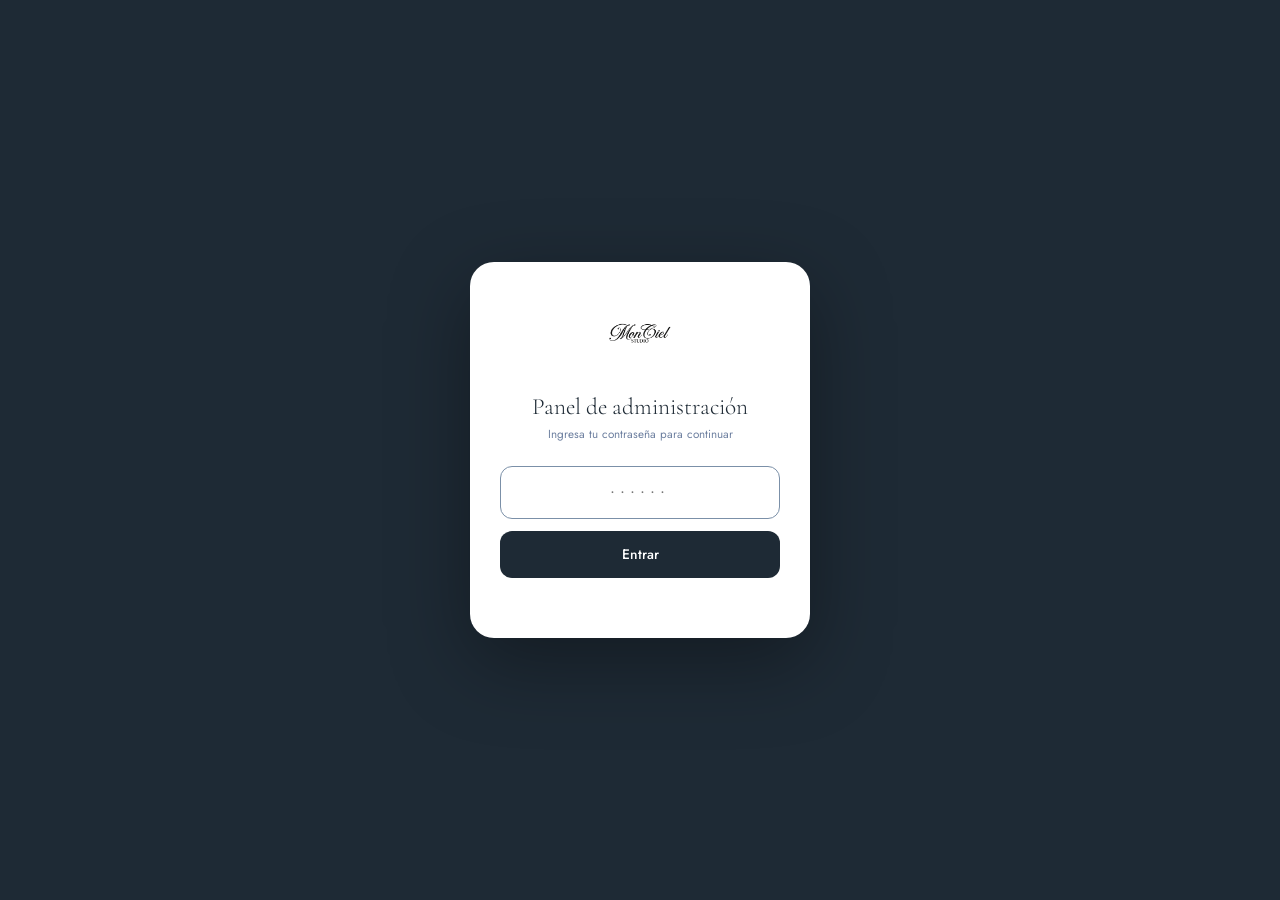
<file: admin.html>
<!DOCTYPE html>
<html lang="es">
<head>
  <meta charset="UTF-8">
  <meta name="viewport" content="width=device-width, initial-scale=1.0">
  <title>Dashboard — Mon Ciel Studio</title>
  <link rel="preconnect" href="https://fonts.googleapis.com">
  <link rel="preconnect" href="https://fonts.gstatic.com" crossorigin>
  <link href="https://fonts.googleapis.com/css2?family=Cormorant+Garamond:ital,wght@0,300;0,400;0,500;1,300;1,400&family=Jost:wght@300;400;500;600&display=swap" rel="stylesheet">
  <style>
    *, *::before, *::after { box-sizing: border-box; margin: 0; padding: 0; }
    :root {
      --polar: #E8EDF4; --sand: #A8BAC8; --cambridge: #7B90A8;
      --blue: #5A7492; --dark: #1E2A35; --gold: #C9943A;
      --white: #fff; --off: #F3F6F9; --text: #2A3542; --muted: #6E80A0;
      --green: #27AE60; --red: #E74C3C; --orange: #E67E22;
    }
    html { font-size: 15px; }
    body { font-family: 'Jost', sans-serif; background: var(--off); color: var(--text);
      -webkit-font-smoothing: antialiased; min-height: 100dvh; }


    /* ── LAYOUT ── */
    .app { display: none; }
    .app.visible { display: flex; min-height: 100dvh; }

    /* SIDEBAR */
    .sidebar { width: 220px; flex-shrink: 0; background: var(--dark);
      display: flex; flex-direction: column; padding: 1.25rem 0; }
    @media(max-width:768px){ .sidebar { display: none; } }
    .sb-logo { padding: .75rem 1.25rem .75rem; border-bottom: 1px solid rgba(255,255,255,.07); text-align: center; }
    .sb-logo img { height: 108px; width: auto; max-width: 100%; object-fit: contain; filter: invert(1); display: inline-block; }
    .sb-user { padding: 1rem 1.25rem; border-bottom: 1px solid rgba(255,255,255,.07); }
    .sb-user-av { width: 32px; height: 32px; border-radius: 50%;
      background: rgba(201,148,58,.2); color: var(--gold);
      display: inline-flex; align-items: center; justify-content: center;
      font-size: .8rem; font-weight: 600; margin-right: .6rem; vertical-align: middle; }
    .sb-user-name { font-size: .83rem; font-weight: 500; color: #fff; vertical-align: middle; }
    .sb-user-role { font-size: .68rem; color: rgba(255,255,255,.3); display: block; margin-top: .1rem; }
    .sb-nav { padding: .8rem 0; flex: 1; }
    .sb-section { font-size: .58rem; font-weight: 700; letter-spacing: .15em;
      text-transform: uppercase; color: rgba(255,255,255,.2); padding: .6rem 1.25rem .3rem; }
    .sb-link { display: flex; align-items: center; gap: .7rem; padding: .6rem 1.25rem;
      font-size: .83rem; color: rgba(255,255,255,.45); cursor: pointer;
      transition: all .2s; border-left: 2px solid transparent; }
    .sb-link:hover { color: rgba(255,255,255,.8); background: rgba(255,255,255,.04); }
    .sb-link.active { color: #fff; border-left-color: var(--gold); background: rgba(255,255,255,.05); }
    .sb-link span { font-size: 1rem; }
    .sb-bottom { padding: 1rem 1.25rem; border-top: 1px solid rgba(255,255,255,.07); }
    .btn-logout { background: none; border: none; color: rgba(255,255,255,.25);
      font-family: 'Jost', sans-serif; font-size: .78rem; cursor: pointer;
      display: flex; align-items: center; gap: .4rem; transition: color .2s; }
    .btn-logout:hover { color: rgba(255,255,255,.6); }

    /* MAIN */
    .main { flex: 1; overflow-y: auto; }
    .main-header { padding: 1.5rem 1.75rem 0; display: flex; align-items: center;
      justify-content: space-between; flex-wrap: wrap; gap: 1rem; }
    .page-title { font-family: 'Cormorant Garamond', serif; font-size: 1.75rem;
      font-weight: 300; color: var(--dark); }
    .page-date { font-size: .8rem; color: var(--muted); }
    .btn-new { padding: .65rem 1.4rem; background: var(--gold); border: none;
      border-radius: 100px; font-family: 'Jost', sans-serif; font-size: .83rem;
      font-weight: 500; color: #fff; cursor: pointer; transition: opacity .2s; }
    .btn-new:hover { opacity: .88; }

    /* STATS */
    .stats-row { display: grid; grid-template-columns: repeat(auto-fill, minmax(160px, 1fr));
      gap: .8rem; padding: 1.25rem 1.75rem; }
    .stat-card { background: #fff; border-radius: 14px; padding: 1.1rem;
      box-shadow: 0 1px 12px rgba(30,42,53,.07); }
    .stat-card.gold { background: var(--gold); }
    .stat-card.gold .stat-val, .stat-card.gold .stat-lbl { color: #fff; }
    .stat-val { font-family: 'Cormorant Garamond', serif; font-size: 2rem;
      font-weight: 400; color: var(--dark); line-height: 1; }
    .stat-lbl { font-size: .7rem; font-weight: 500; letter-spacing: .08em;
      text-transform: uppercase; color: var(--muted); margin-top: .35rem; }

    /* DATE BAR */
    .date-bar { padding: 0 1.75rem 1rem; display: flex; align-items: center; gap: .75rem; flex-wrap: wrap; }
    .date-scroll { display: flex; gap: .5rem; overflow-x: auto; scrollbar-width: none; }
    .date-scroll::-webkit-scrollbar { display: none; }
    .date-chip { padding: .5rem 1rem; border: 1.5px solid var(--polar); border-radius: 100px;
      background: #fff; font-size: .8rem; color: var(--muted); cursor: pointer;
      white-space: nowrap; transition: all .18s; font-family: 'Jost', sans-serif; }
    .date-chip:hover { border-color: var(--cambridge); }
    .date-chip.active { background: var(--dark); border-color: var(--dark); color: #fff; }
    .date-input { padding: .5rem .9rem; border: 1.5px solid var(--polar); border-radius: 100px;
      font-family: 'Jost', sans-serif; font-size: .8rem; color: var(--text);
      outline: none; background: #fff; cursor: pointer; }
    .date-input:focus { border-color: var(--cambridge); }

    /* EMPLOYEE TABS */
    .emp-tabs { display: flex; gap: .4rem; padding: 0 1.75rem .75rem;
      overflow-x: auto; scrollbar-width: none; }
    .emp-tabs::-webkit-scrollbar { display: none; }
    .emp-tab { padding: .4rem 1rem; border-radius: 100px; border: 1.5px solid var(--polar);
      background: #fff; font-size: .8rem; color: var(--muted); cursor: pointer;
      white-space: nowrap; transition: all .18s; font-family: 'Jost', sans-serif; }
    .emp-tab:hover { border-color: var(--cambridge); }
    .emp-tab.active { background: var(--blue); border-color: var(--blue); color: #fff; }

    /* CONTENT AREA */
    .content-area { padding: 0 1.75rem 2rem; }

    /* TIMELINE */
    .timeline { background: #fff; border-radius: 16px; overflow: hidden;
      box-shadow: 0 1px 12px rgba(30,42,53,.07); }
    .timeline-head { padding: .9rem 1.2rem; border-bottom: 1px solid var(--polar);
      display: flex; align-items: center; justify-content: space-between; }
    .timeline-head h3 { font-size: .85rem; font-weight: 600; color: var(--text); }
    .timeline-count { font-size: .75rem; color: var(--muted); }
    .timeline-body { padding: .5rem; position: relative; }
    .tl-hour-row { display: flex; align-items: flex-start; min-height: 64px;
      border-top: 1px solid var(--polar); padding: .4rem 0; }
    .tl-hour-row:first-child { border-top: none; }
    .tl-time { width: 52px; flex-shrink: 0; padding: 0 .6rem;
      font-size: .72rem; color: var(--muted); padding-top: .1rem; }
    .tl-cells { flex: 1; display: flex; flex-wrap: wrap; gap: .4rem; min-height: 48px;
      padding: 0 .3rem; align-content: flex-start; }
    .tl-event { padding: .45rem .75rem; border-radius: 10px; font-size: .75rem;
      cursor: pointer; transition: opacity .2s; max-width: 280px;
      touch-action: manipulation; -webkit-tap-highlight-color: rgba(0,0,0,.08);
      border: none; text-align: left; width: 100%; display: block; font-family: inherit; }
    .tl-event:hover { opacity: .85; }
    .tl-event-svc { font-weight: 600; margin-bottom: .15rem; }
    .tl-event-info { color: rgba(0,0,0,.55); font-size: .7rem; }
    .tl-empty { display: flex; align-items: center; justify-content: center;
      padding: 2.5rem; color: var(--muted); font-size: .88rem; }

    /* EVENT COLORS */
    .ev-cabello { background: #EEF4FB; color: var(--blue); border-left: 3px solid var(--blue); }
    .ev-unas    { background: #FDF0E8; color: #C0693A; border-left: 3px solid var(--orange); }
    .ev-estetica { background: #F0F9F4; color: #1E7A46; border-left: 3px solid var(--green); }
    .ev-otro    { background: var(--polar); color: var(--muted); border-left: 3px solid var(--sand); }

    /* BOOKING LIST */
    .bk-list { display: grid; gap: .65rem; }
    .bk-item { background: #fff; border-radius: 14px; padding: 1rem 1.1rem;
      box-shadow: 0 1px 10px rgba(30,42,53,.06); display: flex; align-items: flex-start;
      gap: .9rem; border-left: 3px solid var(--polar); transition: box-shadow .18s; cursor: pointer; }
    .bk-item:hover { box-shadow: 0 4px 24px rgba(30,42,53,.12); }
    .bk-item.done { opacity: .55; }
    .bk-icon { font-size: 1.3rem; flex-shrink: 0; }
    .bk-body { flex: 1; min-width: 0; }
    .bk-top { display: flex; align-items: center; gap: .6rem; flex-wrap: wrap; }
    .bk-svc { font-weight: 600; font-size: .9rem; }
    .bk-badge { font-size: .65rem; font-weight: 600; letter-spacing: .07em; text-transform: uppercase;
      padding: .18rem .55rem; border-radius: 100px; }
    .badge-ok  { background: #E8F8EE; color: var(--green); }
    .badge-done{ background: var(--polar); color: var(--muted); }
    .badge-can { background: #FDECEC; color: var(--red); }
    .bk-meta { font-size: .78rem; color: var(--muted); margin-top: .25rem; }
    .bk-client { font-size: .82rem; color: var(--text); margin-top: .2rem; }
    .bk-actions { display: flex; gap: .4rem; flex-shrink: 0; margin-top: .1rem; }
    .bk-btn { padding: .35rem .7rem; border-radius: 100px; border: 1.5px solid var(--polar);
      background: none; font-family: 'Jost', sans-serif; font-size: .72rem;
      cursor: pointer; color: var(--muted); transition: all .18s; }
    .bk-btn:hover { border-color: var(--cambridge); color: var(--text); }
    .bk-btn.done-btn:hover { background: var(--green); border-color: var(--green); color: #fff; }
    .bk-btn.cancel-btn:hover { background: var(--red); border-color: var(--red); color: #fff; }

    /* EMPTY STATE */
    .empty-state { text-align: center; padding: 3.5rem 1rem; color: var(--muted); }
    .empty-icon { font-size: 2.5rem; margin-bottom: .8rem; opacity: .4; }
    .empty-text { font-size: .9rem; }

    /* MODAL */
    .modal-overlay { position: fixed; inset: 0; background: rgba(30,42,53,.45);
      display: flex; align-items: flex-end; justify-content: center; z-index: 200;
      animation: fadeIn .2s; }
    @media(min-width:600px){ .modal-overlay { align-items: center; } }
    @keyframes fadeIn { from { opacity: 0; } to { opacity: 1; } }
    .modal { background: #fff; border-radius: 20px 20px 0 0; padding: 1.5rem;
      width: 100%; max-width: 480px; max-height: 92dvh; overflow-y: auto;
      animation: slideUp .3s cubic-bezier(.34,1.56,.64,1); }
    @media(min-width:600px){ .modal { border-radius: 20px; } }
    @keyframes slideUp { from { transform: translateY(40px); opacity:0; } to { transform: none; opacity:1; } }
    .modal-head { display: flex; justify-content: space-between; align-items: center; margin-bottom: 1.25rem; }
    .modal-h { font-family: 'Cormorant Garamond', serif; font-size: 1.35rem;
      font-weight: 400; color: var(--dark); }
    .modal-close { background: none; border: none; font-size: 1.2rem; cursor: pointer;
      color: var(--muted); padding: .2rem .4rem; border-radius: 8px; }
    .modal-rows { display: grid; gap: .8rem; }
    .modal-row { display: flex; gap: .8rem; }
    .modal-ico { font-size: 1rem; padding-top: .05rem; }
    .modal-lbl { font-size: .68rem; color: var(--muted); margin-bottom: .1rem; }
    .modal-val { font-size: .92rem; color: var(--text); font-weight: 500; }
    .modal-divider { border: none; border-top: 1px solid var(--polar); margin: .5rem 0; }
    .modal-actions { display: flex; gap: .65rem; margin-top: 1.4rem; }
    .modal-btn { flex: 1; padding: .8rem; border-radius: 100px; border: 1.5px solid var(--polar);
      font-family: 'Jost', sans-serif; font-size: .85rem; cursor: pointer;
      font-weight: 500; transition: all .18s; }
    .modal-btn.primary { background: var(--green); border-color: var(--green); color: #fff; }
    .modal-btn.danger { background: var(--red); border-color: var(--red); color: #fff; }
    .modal-btn.start { background: var(--cambridge); border-color: var(--cambridge); color: #fff; font-size:1rem; }
    .modal-btn.stop  { background: #388E3C; border-color: #388E3C; color: #fff; font-size:1rem; }
    .modal-btn:hover:not(.primary):not(.danger):not(.start):not(.stop) { border-color: var(--cambridge); }
    .status-chip { display:inline-block; padding:.2rem .75rem; border-radius:100px; font-size:.7rem; font-weight:700; letter-spacing:.06em; }
    .chip-confirmada { background:#e8f4ff; color:#1976D2; }
    .chip-en-proceso { background:#fff3e0; color:#E65100; }
    .chip-completada { background:#e8f5e9; color:#2E7D32; }
    .chip-cancelada  { background:#fce4ec; color:#C62828; }
    .timer-big { font-size:2rem; font-weight:700; color:var(--cambridge); font-variant-numeric:tabular-nums; letter-spacing:-.02em; text-align:center; margin:.25rem 0; }
    .timer-label { font-size:.7rem; color:var(--muted); text-align:center; }
    .tl-event.en-proceso { border-left:3px solid #E65100 !important; background:rgba(230,81,0,.08) !important; }
    .tl-event.completada { border-left:3px solid #388E3C !important; background:rgba(56,142,60,.07) !important; opacity:.75; }
    .tl-event.cancelada  { opacity:.35; text-decoration:line-through; }
    .tl-quick-btn { display:inline-block; margin-top:.3rem; padding:.15rem .55rem; border:none; border-radius:100px; font-size:.65rem; font-weight:600; cursor:pointer; }
    .tl-quick-btn.iniciar { background:var(--cambridge); color:#fff; }
    .tl-quick-btn.proceso { background:#E65100; color:#fff; }

    /* UPCOMING CARDS */
    .up-list { display: grid; gap: .75rem; }
    .up-date-header { font-size: .7rem; font-weight: 700; letter-spacing: .12em;
      text-transform: uppercase; color: var(--muted); padding: .6rem 0 .2rem; }
    .up-card { background: #fff; border-radius: 16px; overflow: hidden;
      box-shadow: 0 1px 10px rgba(30,42,53,.07); cursor: pointer; transition: box-shadow .18s; }
    .up-card:hover { box-shadow: 0 4px 24px rgba(30,42,53,.13); }
    .up-card.done { opacity: .5; }
    .up-head { display: flex; justify-content: space-between; align-items: center;
      padding: 1rem 1.2rem .75rem; border-bottom: 1px solid var(--polar); }
    .up-emp { flex: 1; }
    .up-emp-name { font-family: 'Cormorant Garamond', serif; font-size: 1.35rem;
      font-weight: 500; color: var(--dark); line-height: 1.1; }
    .up-emp-role { font-size: .72rem; color: var(--muted); margin-top: .15rem; }
    .up-datetime { text-align: right; flex-shrink: 0; }
    .up-time { font-size: 1.2rem; font-weight: 600; color: var(--dark); }
    .up-time-label { font-size: .7rem; color: var(--muted); margin-top: .1rem; }
    .up-body { padding: .75rem 1.2rem 1rem; display: flex; align-items: flex-end;
      justify-content: space-between; gap: .5rem; }
    .up-info { flex: 1; }
    .up-svc { font-size: .92rem; font-weight: 600; color: var(--text); }
    .up-client { font-size: .8rem; color: var(--muted); margin-top: .25rem; }
    .up-badge { font-size: .63rem; font-weight: 700; letter-spacing: .07em;
      text-transform: uppercase; padding: .22rem .6rem; border-radius: 100px;
      background: #E8F8EE; color: var(--green); flex-shrink: 0; align-self: flex-end; }

    /* MONTH CALENDAR */
    .cal-nav { display: flex; align-items: center; justify-content: space-between; margin-bottom: 1rem; }
    .cal-nav-btn { background: none; border: 1.5px solid var(--polar); border-radius: 100px;
      padding: .45rem .9rem; font-family: 'Jost', sans-serif; font-size: .82rem;
      cursor: pointer; color: var(--muted); transition: all .18s; }
    .cal-nav-btn:hover { border-color: var(--cambridge); color: var(--text); }
    .cal-month-title { font-family: 'Cormorant Garamond', serif; font-size: 1.4rem;
      font-weight: 400; color: var(--dark); }
    .cal-grid { display: grid; grid-template-columns: repeat(7, 1fr); gap: 1px;
      background: var(--polar); border-radius: 16px; overflow: hidden;
      box-shadow: 0 1px 12px rgba(30,42,53,.07); }
    .cal-dow { background: var(--dark); padding: .55rem .3rem; text-align: center;
      font-size: .65rem; font-weight: 700; letter-spacing: .1em; text-transform: uppercase;
      color: rgba(255,255,255,.45); }
    .cal-day { background: #fff; min-height: 80px; padding: .5rem .4rem; cursor: pointer;
      transition: background .15s; }
    .cal-day:hover { background: #F7FAFD; }
    .cal-day.selected { background: #EEF4FB; }
    .cal-day.today .cal-day-num { background: var(--gold); color: #fff; border-radius: 50%;
      width: 24px; height: 24px; display: inline-flex; align-items: center; justify-content: center; }
    .cal-day.other-month { background: var(--off); }
    .cal-day.other-month .cal-day-num { color: var(--sand); }
    .cal-day-num { font-size: .82rem; font-weight: 500; color: var(--text); display: block; margin-bottom: .2rem; }
    .cal-dots { display: flex; flex-wrap: wrap; gap: 2px; }
    .cal-dot { width: 7px; height: 7px; border-radius: 50%; flex-shrink: 0; }
    .cal-dot.cabello { background: var(--blue); }
    .cal-dot.unas    { background: var(--orange); }
    .cal-dot.estetica{ background: var(--green); }
    .cal-dot.otro    { background: var(--sand); }
    .cal-count { font-size: .62rem; color: var(--muted); margin-top: .15rem; }
    .cal-day-detail { background: #fff; border-radius: 16px; padding: 1.25rem;
      box-shadow: 0 1px 12px rgba(30,42,53,.07); margin-top: 1.25rem; }
    .cal-detail-head { display: flex; justify-content: space-between; align-items: center; margin-bottom: .75rem; }
    .cal-detail-title { font-family: 'Cormorant Garamond', serif; font-size: 1.2rem; color: var(--dark); }
    .cal-detail-close { background: none; border: none; cursor: pointer; font-size: 1rem; color: var(--muted); padding: .2rem .4rem; }
    @media(max-width:600px) {
      .cal-day { min-height: 58px; padding: .35rem .25rem; }
      .cal-day-num { font-size: .7rem; }
      .cal-count { display: none; }
    }

    .hidden { display: none !important; }
    .mobile-header { display: none; }

    /* ── LOGIN GATE ── */
    #loginGate {
      position: fixed; inset: 0; background: var(--dark);
      display: flex; align-items: center; justify-content: center; z-index: 999;
    }
    #loginGate.gone { display: none; }
    .login-box {
      background: #fff; border-radius: 24px; padding: 2.5rem 2rem;
      width: min(340px, 92vw); text-align: center;
      box-shadow: 0 24px 80px rgba(0,0,0,.35);
    }
    .login-logo { height: 72px; width: auto; margin: 0 auto 1.4rem; display: block; }
    .login-title { font-family: 'Cormorant Garamond', serif; font-size: 1.55rem;
      font-weight: 300; color: var(--dark); margin-bottom: .3rem; }
    .login-sub { font-size: .78rem; color: var(--muted); margin-bottom: 1.6rem; }
    .login-input { width: 100%; padding: .9rem 1rem; border: 1.5px solid var(--polar);
      border-radius: 12px; font-family: 'Jost', sans-serif; font-size: 1.1rem;
      color: var(--text); outline: none; text-align: center; letter-spacing: .3em;
      transition: border-color .18s; }
    .login-input:focus { border-color: var(--cambridge); }
    .login-btn { width: 100%; padding: .9rem; margin-top: .75rem; background: var(--dark);
      border: none; border-radius: 12px; font-family: 'Jost', sans-serif; font-size: .92rem;
      font-weight: 500; color: #fff; cursor: pointer; transition: background .18s; }
    .login-btn:hover { background: var(--blue); }
    .login-error { font-size: .78rem; color: var(--red); margin-top: .65rem; min-height: 1.1em; }

    /* ── GALLERY MANAGER ── */
    .gm-upload { background: #fff; border-radius: 16px; padding: 1.5rem;
      box-shadow: 0 1px 12px rgba(30,42,53,.07); margin-bottom: 1.25rem; }
    .gm-title { font-family: 'Cormorant Garamond', serif; font-size: 1.3rem;
      font-weight: 400; color: var(--dark); margin-bottom: 1rem; }
    .gm-form { display: grid; gap: .75rem; }
    .gm-row { display: grid; grid-template-columns: 1fr 1fr; gap: .75rem; }
    .gm-field label { display: block; font-size: .7rem; font-weight: 600;
      letter-spacing: .06em; text-transform: uppercase; color: var(--muted); margin-bottom: .35rem; }
    .gm-field input, .gm-field select {
      width: 100%; padding: .65rem .9rem; border: 1.5px solid var(--polar);
      border-radius: 10px; font-family: 'Jost', sans-serif; font-size: .88rem;
      color: var(--text); outline: none; background: #fff; transition: border-color .18s; }
    .gm-field input:focus, .gm-field select:focus { border-color: var(--cambridge); }
    .gm-dropzone { border: 2px dashed var(--polar); border-radius: 14px;
      padding: 2rem 1rem; text-align: center; cursor: pointer; transition: all .2s;
      background: var(--off); position: relative; }
    .gm-dropzone:hover, .gm-dropzone.over { border-color: var(--cambridge); background: #EEF4FB; }
    .gm-dropzone input[type=file] { position: absolute; inset: 0; opacity: 0; cursor: pointer; width: 100%; height: 100%; }
    .gm-drop-icon { font-size: 2rem; margin-bottom: .5rem; opacity: .4; }
    .gm-drop-text { font-size: .82rem; color: var(--muted); }
    .gm-drop-text strong { color: var(--cambridge); }
    .gm-preview-strip { display: flex; gap: .5rem; flex-wrap: wrap; margin-top: .75rem; }
    .gm-preview-thumb { width: 64px; height: 64px; border-radius: 10px;
      object-fit: cover; border: 2px solid var(--polar); }
    .gm-submit { padding: .8rem 1.6rem; background: var(--dark); border: none;
      border-radius: 100px; font-family: 'Jost', sans-serif; font-size: .88rem;
      font-weight: 500; color: #fff; cursor: pointer; transition: background .18s; }
    .gm-submit:hover { background: var(--blue); }
    .gm-submit:disabled { opacity: .5; cursor: not-allowed; }
    .gm-msg { font-size: .8rem; color: var(--green); margin-top: .5rem; min-height: 1.1em; }
    .gm-msg.err { color: var(--red); }

    .gm-grid { display: grid; grid-template-columns: repeat(auto-fill, minmax(150px,1fr));
      gap: .75rem; }
    .gm-card { background: #fff; border-radius: 14px; overflow: hidden;
      box-shadow: 0 1px 10px rgba(30,42,53,.07); position: relative; }
    .gm-card img { width: 100%; height: 130px; object-fit: cover; display: block; }
    .gm-card-body { padding: .55rem .65rem .6rem; }
    .gm-card-cat { font-size: .65rem; font-weight: 700; letter-spacing: .08em;
      text-transform: uppercase; color: var(--cambridge); }
    .gm-card-lbl { font-size: .78rem; color: var(--text); margin-top: .1rem;
      white-space: nowrap; overflow: hidden; text-overflow: ellipsis; }
    .gm-del { position: absolute; top: .4rem; right: .4rem; width: 26px; height: 26px;
      background: rgba(30,42,53,.65); border: none; border-radius: 50%; color: #fff;
      font-size: .75rem; cursor: pointer; display: flex; align-items: center;
      justify-content: center; transition: background .18s; backdrop-filter: blur(4px); }
    .gm-del:hover { background: var(--red); }
    .gm-empty { text-align: center; padding: 2.5rem; color: var(--muted); font-size: .88rem; }
    @media(max-width:600px){ .gm-row { grid-template-columns: 1fr; } }

    /* ── BLOCKED DAYS ── */
    .bd-emp-tabs { display: flex; gap: .5rem; flex-wrap: wrap; margin-bottom: 1.25rem; }
    .bd-emp-tab { padding: .5rem 1.1rem; border-radius: 100px; border: 1.5px solid var(--polar);
      background: #fff; font-size: .82rem; color: var(--muted); cursor: pointer;
      white-space: nowrap; transition: all .18s; font-family: 'Jost', sans-serif; }
    .bd-emp-tab:hover { border-color: var(--cambridge); }
    .bd-emp-tab.active { background: var(--blue); border-color: var(--blue); color: #fff; }
    .bd-grid { display: grid; grid-template-columns: repeat(7, 1fr); gap: 1px;
      background: var(--polar); border-radius: 14px; overflow: hidden;
      box-shadow: 0 1px 10px rgba(30,42,53,.06); }
    .bd-day { background: #fff; min-height: 52px; padding: .45rem .35rem .3rem; cursor: pointer;
      transition: background .15s; user-select: none; text-align: center; }
    .bd-day:hover:not(.bd-disabled):not(.bd-offday) { background: #EEF4FB; }
    .bd-day.bd-disabled { background: var(--off); pointer-events: none; }
    .bd-day.bd-offday { background: #f5f5f5; }
    .bd-day.bd-offday:hover { background: #eef4fb; }
    .bd-day.bd-today .bd-num { background: var(--gold); color: #fff; border-radius: 50%;
      width: 24px; height: 24px; display: inline-flex; align-items: center; justify-content: center; }
    .bd-day.bd-blocked { background: #FFF0F0; }
    .bd-day.bd-blocked:hover { background: #ffe4e4; }
    .bd-day.bd-enabled { background: #F0FBF0; }
    .bd-day.bd-enabled:hover { background: #e3f7e3; }
    .bd-num { font-size: .82rem; font-weight: 500; color: var(--text); display: block; margin-bottom: .1rem; }
    .bd-day.bd-disabled .bd-num { color: #ccc; }
    .bd-day.bd-offday .bd-num { color: #bbb; }
    .bd-day.bd-blocked .bd-num { color: var(--red); font-weight: 700; }
    .bd-day.bd-enabled .bd-num { color: var(--green); font-weight: 700; }
    .bd-flag { font-size: .68rem; display: block; }
    .bd-legend { display: flex; gap: 1.25rem; flex-wrap: wrap; font-size: .75rem;
      color: var(--muted); margin-bottom: .9rem; align-items: center; }
    .bd-legend-item { display: flex; align-items: center; gap: .35rem; }
    .bd-swatch { width: 11px; height: 11px; border-radius: 3px; flex-shrink: 0; }
    .bd-info { background: #FEFCE8; border: 1px solid #EAD87A; border-radius: 12px;
      padding: .85rem 1.1rem; font-size: .82rem; color: #6B5A0A; margin-bottom: 1.25rem; line-height: 1.5; }

    @media(max-width:768px){
      .mobile-header { display: flex; align-items: center; justify-content: space-between;
        padding: 1rem 1.25rem; background: var(--dark); }
      .mobile-header img { height: 30px; width: 100px; object-fit: contain; filter: invert(1); }
      .mobile-header-right { display: flex; align-items: center; gap: .75rem; }
      .mob-user { font-size: .8rem; color: rgba(255,255,255,.6); }
      .mob-logout { background: none; border: none; font-size: .75rem; color: rgba(255,255,255,.35);
        cursor: pointer; font-family: 'Jost', sans-serif; }
      .stats-row { padding: 1rem; }
      .date-bar, .emp-tabs { padding-left: 1rem; padding-right: 1rem; }
      .main-header { padding: 1rem; }
      .content-area { padding: 0 1rem 2rem; }
    }
  </style>
</head>
<body>

<!-- LOGIN GATE -->
<div id="loginGate">
  <div class="login-box">
    <img src="logo.png" alt="Mon Ciel" class="login-logo">
    <div class="login-title">Panel de administración</div>
    <div class="login-sub">Ingresa tu contraseña para continuar</div>
    <input type="password" class="login-input" id="loginInput" placeholder="••••••"
      onkeydown="if(event.key==='Enter')checkLogin()" autocomplete="current-password">
    <button class="login-btn" onclick="checkLogin()">Entrar</button>
    <div class="login-error" id="loginError"></div>
  </div>
</div>

<!-- APP -->
<div class="app" id="app">
  <!-- Mobile header -->
  <div class="mobile-header">
    <img src="logo.png" alt="Mon Ciel">
    <div class="mobile-header-right">
      <span class="mob-user" id="mobUserName"></span>
      <button class="mob-logout" onclick="logout()">Salir</button>
    </div>
  </div>

  <!-- Sidebar -->
  <aside class="sidebar">
    <div class="sb-logo"><img src="logo.png" alt="Mon Ciel"></div>
    <div class="sb-user">
      <div>
        <span class="sb-user-av" id="sbAv">—</span>
        <span class="sb-user-name" id="sbName">—</span>
      </div>
      <span class="sb-user-role" id="sbRole">—</span>
    </div>
    <nav class="sb-nav">
      <div id="managerNav" class="hidden">
        <div class="sb-link active" onclick="showView('calendar')"><span>📅</span> Calendario</div>
        <div class="sb-link" onclick="showView('all')"><span>👥</span> Todas las citas</div>
        <div class="sb-link" onclick="showView('gallery')"><span>📸</span> Galería</div>
        <div class="sb-link" onclick="showView('blocked')"><span>🗓</span> Días libres</div>
        <div class="sb-link" onclick="showView('export')"><span>📊</span> Exportar datos</div>
      </div>
    </nav>
    <div class="sb-bottom">
      <button class="btn-logout" onclick="logout()">← Cerrar sesión</button>
    </div>
  </aside>

  <!-- Main content -->
  <main class="main">
    <div class="main-header">
      <div>
        <h1 class="page-title" id="pageTitle">Mi agenda de hoy</h1>
        <div class="page-date" id="pageDate"></div>
      </div>
      <div style="display:flex;gap:.5rem;align-items:center">
        <button id="btnRefresh" class="btn-new" style="background:transparent;border:1.5px solid var(--polar);color:var(--text);font-size:.85rem;padding:.55rem 1rem" onclick="refreshBookings()" title="Actualizar citas">🔄 Actualizar</button>
        <button class="btn-new" onclick="window.open('booking.html','_blank')">+ Nueva reserva</button>
      </div>
    </div>

    <!-- Stats -->
    <div class="stats-row" id="statsRow"></div>

    <!-- Date selector -->
    <div class="date-bar" id="dateBar">
      <div class="date-scroll" id="dateChips"></div>
      <input type="date" class="date-input" id="dateInput" onchange="selectDateFromInput(this.value)">
    </div>

    <!-- Employee filter (owner only) -->
    <div class="emp-tabs hidden" id="empTabs"></div>

    <!-- Content -->
    <div class="content-area">
      <div id="agendaView"></div>
    </div>
  </main>
</div>

<!-- BOOKING DETAIL MODAL -->
<div class="modal-overlay hidden" id="modalOverlay" onclick="closeModal(event)">
  <div class="modal" id="modal">
    <div class="modal-head">
      <span class="modal-h">Detalle de cita</span>
      <button class="modal-close" onclick="closeModalDirect()">✕</button>
    </div>
    <div class="modal-rows" id="modalContent"></div>
    <div class="modal-actions" id="modalActions"></div>
  </div>
</div>

<script>
// ═══════════════════════════════════
// DATA
// ═══════════════════════════════════

const CAT_MAP = {
  'corte':'cabello','coloracion':'cabello','tratamiento':'cabello','lavado':'cabello',
  'semi-m':'unas','semi-p':'unas','rubber':'unas','acrilicas':'unas',
  'depilacion':'estetica','lifting':'estetica','facial':'estetica',
};
const MONTHS_ES = ['enero','febrero','marzo','abril','mayo','junio','julio','agosto','septiembre','octubre','noviembre','diciembre'];
const DOW_ES = ['domingo','lunes','martes','miércoles','jueves','viernes','sábado'];

// ═══════════════════════════════════
// STATE
// ═══════════════════════════════════
let CU = null; // current user
let SEL_DATE = new Date();
let SEL_EMP = 'all';
let CURRENT_VIEW = 'calendar';
let CAL_YEAR = new Date().getFullYear();
let CAL_MONTH = new Date().getMonth();
let BD_EMP   = 'marta';
let BD_YEAR  = new Date().getFullYear();
let BD_MONTH = new Date().getMonth();

// ═══════════════════════════════════
// INIT
// ═══════════════════════════════════
// ═══════════════════════════════════
// LOGIN
// ═══════════════════════════════════
const _PH = '9b04f5410f803df1f5f93aa3778059efe90db326c19f5d7ba85414c96739b3bd';

async function checkLogin() {
  const val = document.getElementById('loginInput').value;
  if (!val) return;
  const buf  = await crypto.subtle.digest('SHA-256', new TextEncoder().encode(val));
  const hash = Array.from(new Uint8Array(buf)).map(b=>b.toString(16).padStart(2,'0')).join('');
  if (hash === _PH) {
    sessionStorage.setItem('mc_auth','1');
    document.getElementById('loginGate').classList.add('gone');
    enter();
  } else {
    document.getElementById('loginError').textContent = 'Contraseña incorrecta';
    document.getElementById('loginInput').value = '';
    document.getElementById('loginInput').focus();
  }
}

document.addEventListener('DOMContentLoaded', () => {
  updatePageDate();
  if (sessionStorage.getItem('mc_auth') === '1') {
    document.getElementById('loginGate').classList.add('gone');
    enter();
  } else {
    setTimeout(() => document.getElementById('loginInput')?.focus(), 100);
  }
});

function enter() {
  document.getElementById('app').classList.add('visible');
  document.getElementById('sbAv').textContent = 'MC';
  document.getElementById('sbName').textContent = 'Mon Ciel Studio';
  document.getElementById('sbRole').textContent = 'Administración';
  document.getElementById('mobUserName').textContent = 'Admin';

  document.getElementById('managerNav').classList.remove('hidden');
  document.getElementById('empTabs').classList.remove('hidden');
  buildEmpTabs();

  SEL_EMP = 'all';
  loadView();
  fetchBookingsFromSheets().then(() => loadView());
}

function logout() {
  sessionStorage.removeItem('mc_auth');
  window.location.reload();
}

// ═══════════════════════════════════
// VIEWS
// ═══════════════════════════════════
function showView(v) {
  CURRENT_VIEW = v;
  document.querySelectorAll('.sb-link').forEach(l => l.classList.remove('active'));
  event?.target?.closest('.sb-link')?.classList.add('active');
  loadView();
}

function loadView() {
  const all = getBookings();
  const v = CURRENT_VIEW;

  if (v === 'calendar') {
    document.getElementById('dateBar').style.display = 'none';
    document.getElementById('statsRow').innerHTML = '';
    renderMonthCalendar(all);
    document.getElementById('pageTitle').textContent = 'Calendario';
  }
  if (v === 'all') {
    document.getElementById('dateBar').style.display = 'flex';
    buildDateChips();
    const filtered = filterBookings(all).filter(b => b.type !== 'bloqueado');
    renderStats(filtered);
    renderTimeline(filtered);
    document.getElementById('pageTitle').textContent = `Citas — ${fmtDate(SEL_DATE)}`;
  }
  if (v === 'export') {
    document.getElementById('dateBar').style.display = 'none';
    document.getElementById('statsRow').innerHTML = '';
    renderExport(all);
    document.getElementById('pageTitle').textContent = 'Exportar datos';
  }
  if (v === 'gallery') {
    document.getElementById('dateBar').style.display = 'none';
    document.getElementById('empTabs').classList.add('hidden');
    document.getElementById('statsRow').innerHTML = '';
    document.getElementById('pageTitle').textContent = 'Galería de fotos';
    renderGallery();
  }
  if (v === 'blocked') {
    document.getElementById('dateBar').style.display = 'none';
    document.getElementById('empTabs').classList.add('hidden');
    document.getElementById('statsRow').innerHTML = '';
    document.getElementById('pageTitle').textContent = 'Días libres';
    renderBlockedDays(all);
  }
  updatePageDate();
}

// ═══════════════════════════════════
// FILTER
// ═══════════════════════════════════
function toLocalDateStr(d) {
  const y = d.getFullYear(), m = String(d.getMonth()+1).padStart(2,'0'), day = String(d.getDate()).padStart(2,'0');
  return `${y}-${m}-${day}`;
}
function isEmpAny(empId) {
  return !empId || empId === 'any' || empId === 'sin preferencia';
}
function filterBookings(all) {
  const dstrISO = toLocalDateStr(SEL_DATE);
  const dstrRaw = SEL_DATE.toDateString();
  return all.filter(b => {
    const bdate = b.date || '';
    if (bdate !== dstrISO && bdate !== dstrRaw) return false;
    if (SEL_EMP !== 'all' && b.empId !== SEL_EMP && !isEmpAny(b.empId)) return false;
    return true;
  });
}

// ═══════════════════════════════════
// STATS
// ═══════════════════════════════════
function renderStats(bookings) {
  const active = bookings.filter(b => b.status !== 'cancelada');
  const done   = bookings.filter(b => b.status === 'completada');
  const rev    = done.reduce((s,b) => s + (b.svcPrice||0), 0);

  document.getElementById('statsRow').innerHTML = `
    <div class="stat-card gold">
      <div class="stat-val">${active.length}</div>
      <div class="stat-lbl">Citas hoy</div>
    </div>
    <div class="stat-card">
      <div class="stat-val">${done.length}</div>
      <div class="stat-lbl">Completadas</div>
    </div>
    <div class="stat-card">
      <div class="stat-val">₡${Math.floor(rev/1000)}K</div>
      <div class="stat-lbl">Ingresos del día</div>
    </div>
    <div class="stat-card">
      <div class="stat-val">${bookings.filter(b=>b.status==='cancelada').length}</div>
      <div class="stat-lbl">Canceladas</div>
    </div>`;
}

// ═══════════════════════════════════
// TIMELINE
// ═══════════════════════════════════
function renderTimeline(bookings) {
  bookings = bookings.filter(b => b.type !== 'bloqueado');
  const container = document.getElementById('agendaView');

  if (!bookings.length) {
    container.innerHTML = `
      <div class="timeline"><div class="tl-empty">
        <div><div class="empty-icon">📭</div>
        <div class="empty-text">No hay citas para este día</div></div>
      </div></div>`;
    return;
  }

  const HOURS = Array.from({length:10}, (_,i)=>i+9);
  let rows = '';
  HOURS.forEach(h => {
    const ts = `${String(h).padStart(2,'0')}:00`;
    const events = bookings.filter(b => b.time && b.time.startsWith(ts.slice(0,2)));
    const evHtml = events.map(b => {
      const cat = CAT_MAP[b.svcId]||'otro';
      const emp = b.empId==='any'?'Sin preferencia':b.empName||b.empId;
      const st = b.status || 'confirmada';
      let extra = '';
      if (st === 'confirmada') {
        extra = `<button class="tl-quick-btn iniciar" onclick="event.stopPropagation();iniciarCita('${b.id}')">▶ Iniciar</button>`;
      } else if (st === 'en proceso') {
        const elapsed = formatElapsed(getTimerElapsed(b.id));
        extra = `<span class="tl-quick-btn proceso" id="tl-timer-${b.id}" style="pointer-events:none">⏱ ${elapsed}</span>`;
      }
      return `<button class="tl-event ev-${cat} ${st.replace(' ','-')}" onclick="openModal('${b.id}')">
        <div class="tl-event-svc">${b.svcName}</div>
        <div class="tl-event-info">${b.clientName} · ${emp} · ${fmtTime(b.time)}</div>
        ${extra}
      </button>`;
    }).join('');
    rows += `<div class="tl-hour-row">
      <div class="tl-time">${ts}</div>
      <div class="tl-cells">${evHtml}</div>
    </div>`;
  });

  container.innerHTML = `
    <div class="timeline">
      <div class="timeline-head">
        <h3>Horario del día — ${fmtDate(SEL_DATE)}</h3>
        <span class="timeline-count">${bookings.length} cita${bookings.length!==1?'s':''}</span>
      </div>
      <div class="timeline-body">${rows}</div>
    </div>`;

  // Live timer ticks for "en proceso" cards
  const inProcess = bookings.filter(b => (b.status||'confirmada') === 'en proceso');
  if (inProcess.length && !_tlTimerInterval) {
    _tlTimerInterval = setInterval(() => {
      inProcess.forEach(b => {
        const el = document.getElementById('tl-timer-' + b.id);
        if (el) el.textContent = '⏱ ' + formatElapsed(getTimerElapsed(b.id));
      });
    }, 1000);
  }
}

// ═══════════════════════════════════
// UPCOMING LIST
// ═══════════════════════════════════
function renderUpcoming(bookings) {
  bookings = bookings.filter(b => b.type !== 'bloqueado');
  const container = document.getElementById('agendaView');
  if (!bookings.length) {
    container.innerHTML = `<div class="empty-state"><div class="empty-icon">🌸</div><div class="empty-text">No hay citas próximas registradas</div></div>`;
    return;
  }

  let html = '<div class="up-list">';
  let lastDate = '';
  bookings.forEach(b => {
    if (b.date !== lastDate) {
      lastDate = b.date;
      const d = /^\d{4}-\d{2}-\d{2}$/.test(b.date) ? new Date(b.date + 'T00:00:00') : new Date(b.date);
      const isToday = d.toDateString() === new Date().toDateString();
      const label = isToday ? 'Hoy — ' + fmtFull(d) : fmtFull(d);
      html += `<div class="up-date-header">📅 ${label}</div>`;
    }
    html += upcomingCard(b);
  });
  html += '</div>';
  container.innerHTML = html;
}

function upcomingCard(b) {
  const emp = b.empId === 'any' ? 'Sin preferencia' : (b.empName || b.empId);
  const badge = b.status === 'confirmada' ? `<span class="up-badge">Confirmada</span>` : '';
  return `
    <div class="up-card ${b.status==='completada'?'done':''}" onclick="openModal('${b.id}')">
      <div class="up-head">
        <div class="up-emp">
          <div class="up-emp-name">${emp}</div>
        </div>
        <div class="up-datetime">
          <div class="up-time">⏰ ${fmtTime(b.time)}</div>
          <div class="up-time-label">${b.duration ? b.duration + ' min' : ''}${b.svcPrice ? ' · ₡' + b.svcPrice.toLocaleString() : ''}</div>
        </div>
      </div>
      <div class="up-body">
        <div class="up-info">
          <div class="up-svc">${b.svcName}</div>
          <div class="up-client">👤 ${b.clientName}${b.clientPhone ? ' · ' + b.clientPhone : ''}</div>
        </div>
        ${badge}
      </div>
    </div>`;
}

// ═══════════════════════════════════
// EXPORT VIEW
// ═══════════════════════════════════
function renderExport(all) {
  const container = document.getElementById('agendaView');
  const csv = toCSV(all);
  container.innerHTML = `
    <div class="timeline" style="padding:1.5rem">
      <p style="font-size:.9rem;color:var(--muted);margin-bottom:1rem">
        Total de reservas guardadas: <strong>${all.length}</strong>
      </p>
      <button class="btn-new" onclick="downloadCSV()">⬇ Descargar CSV</button>
      <div style="margin-top:1.25rem;overflow-x:auto">
        <pre style="font-size:.72rem;color:var(--muted);line-height:1.5;max-height:320px;overflow-y:auto;background:var(--off);padding:1rem;border-radius:10px">${csv.slice(0,2000)}${csv.length>2000?'\n...(truncado)':''}</pre>
      </div>
    </div>`;
}

function toCSV(bookings) {
  const h = 'ID,Fecha,Hora,Servicio,Empleada,Cliente,Teléfono,Email,Precio,Estado\n';
  return h + bookings.map(b =>
    [b.id,b.date,b.time,`"${b.svcName}"`,b.empName||b.empId,`"${b.clientName}"`,b.clientPhone,b.clientEmail||'',b.svcPrice||0,b.status].join(',')
  ).join('\n');
}

function downloadCSV() {
  const all = getBookings();
  const csv = toCSV(all);
  const blob = new Blob([csv], { type: 'text/csv;charset=utf-8;' });
  const url  = URL.createObjectURL(blob);
  const a = document.createElement('a');
  a.href = url; a.download = `monciel-reservas-${Date.now()}.csv`;
  document.body.appendChild(a); a.click();
  document.body.removeChild(a); URL.revokeObjectURL(url);
}

// ═══════════════════════════════════
// DATE CHIPS
// ═══════════════════════════════════
function buildDateChips() {
  const today = new Date();
  const chips = [];
  for (let i = -1; i <= 6; i++) {
    const d = new Date(today);
    d.setDate(today.getDate() + i);
    chips.push(d);
  }
  document.getElementById('dateChips').innerHTML = chips.map(d => {
    const active = d.toDateString() === SEL_DATE.toDateString();
    const label = d.toDateString() === today.toDateString() ? 'Hoy' :
                  d.toDateString() === new Date(today.setDate(today.getDate()-1)).toDateString() ? 'Ayer' :
                  `${d.getDate()} ${MONTHS_ES[d.getMonth()].slice(0,3)}`;
    return `<div class="date-chip ${active?'active':''}" onclick="selectDate(${d.getFullYear()},${d.getMonth()},${d.getDate()})">${label}</div>`;
  }).join('');
  document.getElementById('dateInput').value = toInputDate(SEL_DATE);
}

function selectDate(y, m, d) {
  SEL_DATE = new Date(y, m, d);
  loadView();
}
function selectDateFromInput(val) {
  const [y,m,d] = val.split('-').map(Number);
  SEL_DATE = new Date(y, m-1, d);
  loadView();
}

// ═══════════════════════════════════
// EMPLOYEE TABS
// ═══════════════════════════════════
const EMPLOYEES = [
  { id: 'marta',   name: 'Marta',   days: [1,2,3,4,5,6] },
  { id: 'difrani', name: 'Difrani', days: [5] },
  { id: 'tatiana', name: 'Tatiana', days: [1,2,3,4,5,6] },
];
function buildEmpTabs() {
  document.getElementById('empTabs').innerHTML = `
    <div class="emp-tab ${SEL_EMP==='all'?'active':''}" onclick="setEmp('all')">Todas</div>
    ${EMPLOYEES.map(e =>
      `<div class="emp-tab ${SEL_EMP===e.id?'active':''}" onclick="setEmp('${e.id}')">${e.name}</div>`
    ).join('')}`;
}
function setEmp(id) {
  SEL_EMP = id;
  buildEmpTabs();
  loadView();
}

// ═══════════════════════════════════
// BOOKING CARD (list view)
// ═══════════════════════════════════
function bookingCard(b) {
  const cat = CAT_MAP[b.svcId]||'otro';
  const badge = { confirmada:'badge-ok', completada:'badge-done', cancelada:'badge-can' }[b.status]||'badge-ok';
  const label = { confirmada:'Confirmada', completada:'Completada', cancelada:'Cancelada' }[b.status]||'—';
  const emp = b.empId==='any'?'Sin preferencia':b.empName||b.empId;
  return `
    <div class="bk-item ${b.status==='completada'?'done':''}" style="border-left-color:${cat==='cabello'?'var(--blue)':cat==='unas'?'var(--orange)':cat==='estetica'?'var(--green)':'var(--sand)'}">
      <div class="bk-icon">${b.svcIcon||'📋'}</div>
      <div class="bk-body">
        <div class="bk-top">
          <span class="bk-svc">${b.svcName}</span>
          <span class="bk-badge ${badge}">${label}</span>
        </div>
        <div class="bk-meta">⏰ ${fmtTime(b.time)} · 👤 ${emp}</div>
        <div class="bk-client">👩 ${b.clientName} · ${b.clientPhone||''}</div>
      </div>
      <div class="bk-actions">
        <button class="bk-btn done-btn" onclick="markStatus('${b.id}','completada',event)" title="Marcar como completada">✓</button>
        <button class="bk-btn cancel-btn" onclick="markStatus('${b.id}','cancelada',event)" title="Cancelar">✕</button>
      </div>
    </div>`;
}

// ═══════════════════════════════════
// MODAL
// ═══════════════════════════════════
function openModal(id) {
  const b = getBookings().find(x => String(x.id) === String(id));
  if (!b) return;
  const emp = b.empId==='any'?'Sin preferencia':b.empName||b.empId;
  const st = b.status || 'confirmada';
  const chipClass = { confirmada:'chip-confirmada', 'en proceso':'chip-en-proceso', completada:'chip-completada', cancelada:'chip-cancelada' }[st] || 'chip-confirmada';
  const chipLabel = { confirmada:'Confirmada', 'en proceso':'En proceso', completada:'Completada', cancelada:'Cancelada' }[st] || st;

  let durationExtra = '';
  if (st === 'completada' && b.actualDuration) {
    durationExtra = `<div class="modal-row"><span class="modal-ico">⏱</span><div>
      <div class="modal-lbl">Duración real</div><div class="modal-val">${b.actualDuration} min</div></div></div>`;
  }

  document.getElementById('modalContent').innerHTML = `
    <div class="modal-row"><span class="modal-ico">${b.svcIcon||'📋'}</span><div>
      <div class="modal-lbl">Servicio</div><div class="modal-val">${b.svcName}</div></div></div>
    <div class="modal-row"><span class="modal-ico">📅</span><div>
      <div class="modal-lbl">Fecha y hora</div><div class="modal-val">${b.date} · ${fmtTime(b.time)}</div></div></div>
    <div class="modal-row"><span class="modal-ico">👤</span><div>
      <div class="modal-lbl">Especialista</div><div class="modal-val">${emp}</div></div></div>
    <hr class="modal-divider">
    <div class="modal-row"><span class="modal-ico">👩</span><div>
      <div class="modal-lbl">Cliente</div><div class="modal-val">${b.clientName}</div></div></div>
    <div class="modal-row"><span class="modal-ico">📱</span><div>
      <div class="modal-lbl">WhatsApp</div>
      <div class="modal-val"><a href="https://wa.me/${String(b.clientPhone||'').replace(/\D/g,'')}" target="_blank" style="color:var(--blue)">${b.clientPhone}</a></div></div></div>
    ${b.clientEmail?`<div class="modal-row"><span class="modal-ico">✉️</span><div>
      <div class="modal-lbl">Correo</div><div class="modal-val">${b.clientEmail}</div></div></div>`:''}
    ${b.clientNotes?`<div class="modal-row"><span class="modal-ico">📝</span><div>
      <div class="modal-lbl">Notas</div><div class="modal-val">${b.clientNotes}</div></div></div>`:''}
    <hr class="modal-divider">
    ${b.duration?`<div class="modal-row"><span class="modal-ico">⏱</span><div>
      <div class="modal-lbl">Duración estimada</div>
      <div class="modal-val">${b.duration} min</div>
      <div style="font-size:.75rem;color:var(--muted);margin-top:.2rem">Puede variar según la condición del cabello al llegar al salón</div>
      </div></div>`:''}
    <div class="modal-row"><span class="modal-ico">💰</span><div>
      <div class="modal-lbl">Precio estimado</div>
      <div class="modal-val">₡${(b.svcPrice||0).toLocaleString()}</div>
      <div style="font-size:.75rem;color:var(--muted);margin-top:.2rem">Puede variar según la condición del cabello al llegar al salón</div>
      </div></div>
    <div class="modal-row"><span class="modal-ico">🔖</span><div>
      <div class="modal-lbl">Estado</div><div class="modal-val"><span class="status-chip ${chipClass}">${chipLabel}</span></div></div></div>
    ${durationExtra}`;

  let actionsHtml = '';
  if (st === 'confirmada') {
    actionsHtml = `
      <button class="modal-btn start" onclick="iniciarCita('${b.id}')">▶ Iniciar atención</button>
      <button class="modal-btn danger"  onclick="markStatus('${b.id}','cancelada')">✗ Cancelar cita</button>`;
  } else if (st === 'en proceso') {
    actionsHtml = `
      <div style="text-align:center;margin-bottom:.5rem">
        <div class="timer-label">Tiempo transcurrido</div>
        <div class="timer-big" id="modal-timer-${b.id}">${formatElapsed(getTimerElapsed(b.id))}</div>
      </div>
      <button class="modal-btn stop" onclick="terminarCita('${b.id}')">✓ Terminar atención</button>
      <button class="modal-btn danger"  onclick="markStatus('${b.id}','cancelada')">✗ Cancelar cita</button>`;
  } else if (st === 'completada') {
    actionsHtml = `<div style="text-align:center;color:var(--muted);font-size:.85rem">Cita completada ✓</div>`;
  } else if (st === 'cancelada') {
    actionsHtml = `<div style="text-align:center;color:var(--muted);font-size:.85rem">Cita cancelada</div>`;
  }
  document.getElementById('modalActions').innerHTML = actionsHtml;
  document.getElementById('modalOverlay').classList.remove('hidden');

  if (st === 'en proceso') {
    if (_modalTimerInterval) clearInterval(_modalTimerInterval);
    _modalTimerInterval = setInterval(() => {
      const el = document.getElementById('modal-timer-' + b.id);
      if (!el) { clearInterval(_modalTimerInterval); _modalTimerInterval = null; return; }
      el.textContent = formatElapsed(getTimerElapsed(b.id));
    }, 1000);
  }
}
function closeModal(e) { if (e.target === document.getElementById('modalOverlay')) closeModalDirect(); }
function closeModalDirect() {
  document.getElementById('modalOverlay').classList.add('hidden');
  if (_modalTimerInterval) { clearInterval(_modalTimerInterval); _modalTimerInterval = null; }
}

// ═══════════════════════════════════
// ACTIONS
// ═══════════════════════════════════
let _modalTimerInterval = null;
let _tlTimerInterval = null;

function formatElapsed(seconds) {
  const h = Math.floor(seconds / 3600);
  const m = Math.floor((seconds % 3600) / 60);
  const s = seconds % 60;
  if (h > 0) return `${h}:${String(m).padStart(2,'0')}:${String(s).padStart(2,'0')}`;
  return `${String(m).padStart(2,'0')}:${String(s).padStart(2,'0')}`;
}

function getTimerElapsed(id) {
  const start = localStorage.getItem('mc_timer_' + id);
  if (!start) return 0;
  return Math.floor((Date.now() - parseInt(start)) / 1000);
}

async function iniciarCita(id) {
  localStorage.setItem('mc_timer_' + id, Date.now().toString());
  const bookings = getBookings();
  const idx = bookings.findIndex(b => String(b.id) === String(id));
  if (idx !== -1) { bookings[idx].status = 'en proceso'; _cachedBookings = bookings; saveBookings(bookings); }
  updateBookingInSheets(id, { status: 'en proceso' });
  if (_tlTimerInterval) { clearInterval(_tlTimerInterval); _tlTimerInterval = null; }
  loadView();
  openModal(id);
}

async function terminarCita(id) {
  const elapsed = getTimerElapsed(id);
  const minutes = Math.max(1, Math.round(elapsed / 60));
  localStorage.removeItem('mc_timer_' + id);
  if (_modalTimerInterval) { clearInterval(_modalTimerInterval); _modalTimerInterval = null; }
  if (_tlTimerInterval) { clearInterval(_tlTimerInterval); _tlTimerInterval = null; }
  const bookings = getBookings();
  const idx = bookings.findIndex(b => String(b.id) === String(id));
  if (idx !== -1) {
    bookings[idx].status = 'completada';
    bookings[idx].actualDuration = minutes;
    _cachedBookings = bookings;
    saveBookings(bookings);
  }
  updateBookingInSheets(id, { status: 'completada', actualDuration: minutes });
  closeModalDirect();
  loadView();
}

async function updateBookingInSheets(id, updates) {
  try {
    await fetch(APPS_SCRIPT_URL, {
      method: 'POST',
      headers: { 'Content-Type': 'text/plain' },
      body: JSON.stringify({ action: 'updateBooking', id, updates }),
    });
  } catch(e) { /* silent — status already saved locally */ }
}

function markStatus(id, status, e) {
  if (e) e.stopPropagation();
  const bookings = getBookings();
  const idx = bookings.findIndex(b => String(b.id) === String(id));
  if (idx === -1) return;
  bookings[idx].status = status;
  _cachedBookings = bookings;
  saveBookings(bookings);
  updateBookingInSheets(id, { status });
  closeModalDirect();
  loadView();
}

// ═══════════════════════════════════
// STORAGE
// ═══════════════════════════════════
const APPS_SCRIPT_URL = 'https://script.google.com/macros/s/AKfycbwqwrO-SKpfCk13vrflo_Duauh4BjN-s9U0Lk32bHeOMy_31IcgwtuJO1b7gQcP3_uWpQ/exec';
let _cachedBookings = null;

async function fetchBookingsFromSheets(retries = 3) {
  for (let i = 0; i < retries; i++) {
    try {
      const res = await fetch(APPS_SCRIPT_URL, {
        method: 'POST',
        headers: { 'Content-Type': 'text/plain' },
        body: JSON.stringify({ action: 'list' }),
      });
      const data = await res.json();
      if (data.ok && Array.isArray(data.bookings)) {
        _cachedBookings = data.bookings;
        localStorage.setItem('mc_bookings', JSON.stringify(data.bookings));
        return data.bookings;
      }
    } catch(e) {
      if (i < retries - 1) await new Promise(r => setTimeout(r, 2000));
    }
  }
  try { return JSON.parse(localStorage.getItem('mc_bookings') || '[]'); } catch { return []; }
}

function getBookings() {
  if (_cachedBookings) return _cachedBookings;
  try { return JSON.parse(localStorage.getItem('mc_bookings') || '[]'); } catch { return []; }
}
function saveBookings(b) { localStorage.setItem('mc_bookings', JSON.stringify(b)); }

async function refreshBookings() {
  await fetchBookingsFromSheets();
  loadView();
}

// ═══════════════════════════════════
// UTILS
// ═══════════════════════════════════
function updatePageDate() {
  const now = new Date();
  document.getElementById('pageDate').textContent =
    `${DOW_ES[now.getDay()]}, ${now.getDate()} de ${MONTHS_ES[now.getMonth()]} ${now.getFullYear()}`;
}
function fmtDate(d) { return `${d.getDate()} de ${MONTHS_ES[d.getMonth()]}`; }
function fmtFull(d) { return `${DOW_ES[d.getDay()]} ${d.getDate()} de ${MONTHS_ES[d.getMonth()]} ${d.getFullYear()}`; }
function fmtTime(t) {
  if (!t) return '—';
  let h, m;
  if (/^\d{1,2}:\d{2}/.test(String(t))) {
    [h, m] = String(t).slice(0, 5).split(':').map(Number);
  } else {
    try { const d = new Date(t); h = d.getHours(); m = d.getMinutes(); }
    catch { return String(t); }
  }
  const ampm = h >= 12 ? 'pm' : 'am';
  const h12 = h % 12 || 12;
  return `${h12}:${String(m).padStart(2,'0')} ${ampm}`;
}
function toInputDate(d) {
  return `${d.getFullYear()}-${String(d.getMonth()+1).padStart(2,'0')}-${String(d.getDate()).padStart(2,'0')}`;
}

// ═══════════════════════════════════
// MONTH CALENDAR
// ═══════════════════════════════════
let CAL_SEL_DAY = null;

function renderMonthCalendar(all) {
  const container = document.getElementById('agendaView');
  const year = CAL_YEAR, month = CAL_MONTH;
  const today = new Date();

  const firstDay = new Date(year, month, 1);
  const lastDay  = new Date(year, month + 1, 0);
  const startDow = firstDay.getDay();

  function dayBookings(d) {
    const ds = `${d.getFullYear()}-${String(d.getMonth()+1).padStart(2,'0')}-${String(d.getDate()).padStart(2,'0')}`;
    return all.filter(b => {
      if (b.status === 'cancelada') return false;
      if (b.type === 'bloqueado') return false;
      const bd = b.date || '';
      if (/^\d{4}-\d{2}-\d{2}$/.test(bd)) return bd === ds;
      try { return toLocalDateStr(new Date(bd)) === ds; } catch { return false; }
    });
  }

  const cells = [];
  for (let i = 0; i < startDow; i++) {
    cells.push({ date: new Date(year, month, i - startDow + 1), current: false });
  }
  for (let d = 1; d <= lastDay.getDate(); d++) {
    cells.push({ date: new Date(year, month, d), current: true });
  }
  const remain = 42 - cells.length;
  for (let i = 1; i <= remain; i++) {
    cells.push({ date: new Date(year, month + 1, i), current: false });
  }

  const DOW_LABELS = ['Dom','Lun','Mar','Mié','Jue','Vie','Sáb'];
  const monthName = MONTHS_ES[month].charAt(0).toUpperCase() + MONTHS_ES[month].slice(1);

  let gridHtml = DOW_LABELS.map(d => `<div class="cal-dow">${d}</div>`).join('');
  cells.forEach(cell => {
    const bks = dayBookings(cell.date);
    const isToday = cell.date.toDateString() === today.toDateString();
    const isSel   = CAL_SEL_DAY && cell.date.toDateString() === CAL_SEL_DAY.toDateString();
    const dots = bks.slice(0, 5).map(b => {
      const cat = CAT_MAP[b.svcId] || guessCategory(b.svcName);
      return `<div class="cal-dot ${cat}"></div>`;
    }).join('');
    const countTxt = bks.length > 0 ? `<div class="cal-count">${bks.length} cita${bks.length!==1?'s':''}</div>` : '';
    gridHtml += `<div class="cal-day ${!cell.current?'other-month':''} ${isToday?'today':''} ${isSel?'selected':''}"
      onclick="calSelectDay(${cell.date.getFullYear()},${cell.date.getMonth()},${cell.date.getDate()})">
      <span class="cal-day-num">${cell.date.getDate()}</span>
      <div class="cal-dots">${dots}</div>
      ${countTxt}
    </div>`;
  });

  let detailHtml = '';
  if (CAL_SEL_DAY) {
    const selBks = dayBookings(CAL_SEL_DAY);
    detailHtml = `<div class="cal-day-detail">
      <div class="cal-detail-head">
        <span class="cal-detail-title">📅 ${fmtFull(CAL_SEL_DAY)}</span>
        <button class="cal-detail-close" onclick="CAL_SEL_DAY=null;renderMonthCalendar(getBookings())">✕</button>
      </div>`;
    if (!selBks.length) {
      detailHtml += `<div class="tl-empty"><div><div class="empty-icon">🌸</div><div class="empty-text">Sin citas este día</div></div></div>`;
    } else {
      const HOURS = Array.from({length:10}, (_,i)=>i+9);
      let rows = '';
      HOURS.forEach(h => {
        const ts = `${String(h).padStart(2,'0')}:00`;
        const events = selBks.filter(b => b.time && b.time.startsWith(String(h).padStart(2,'0')));
        if (!events.length) return;
        const evHtml = events.map(b => {
          const cat = CAT_MAP[b.svcId] || guessCategory(b.svcName);
          const emp = b.empId==='any'?'Sin pref.':b.empName||b.empId;
          const st = b.status || 'confirmada';
          return `<button class="tl-event ev-${cat} ${st.replace(' ','-')}" onclick="openModal('${b.id}')">
            <div class="tl-event-svc">${b.svcName}</div>
            <div class="tl-event-info">${b.clientName} · ${emp} · ${fmtTime(b.time)}</div>
          </button>`;
        }).join('');
        rows += `<div class="tl-hour-row">
          <div class="tl-time">${ts}</div>
          <div class="tl-cells">${evHtml}</div>
        </div>`;
      });
      detailHtml += `<div class="timeline-body" style="border-top:1px solid var(--polar)">${rows}</div>`;
    }
    detailHtml += `</div>`;
  }

  container.innerHTML = `
    <div class="cal-nav">
      <button class="cal-nav-btn" onclick="calPrev()">← Anterior</button>
      <span class="cal-month-title">${monthName} ${year}</span>
      <button class="cal-nav-btn" onclick="calNext()">Siguiente →</button>
    </div>
    <div class="cal-grid">${gridHtml}</div>
    ${detailHtml}`;
}

function guessCategory(svcName) {
  if (!svcName) return 'otro';
  const n = svcName.toLowerCase();
  if (n.includes('corte')||n.includes('color')||n.includes('tinte')||n.includes('tratamiento')||n.includes('blower')||n.includes('lavado')) return 'cabello';
  if (n.includes('mani')||n.includes('pedi')||n.includes('uña')) return 'unas';
  if (n.includes('depil')||n.includes('facial')||n.includes('lifting')) return 'estetica';
  return 'otro';
}

function calSelectDay(y, m, d) {
  CAL_SEL_DAY = new Date(y, m, d);
  renderMonthCalendar(getBookings());
}
function calPrev() {
  CAL_MONTH--;
  if (CAL_MONTH < 0) { CAL_MONTH = 11; CAL_YEAR--; }
  CAL_SEL_DAY = null;
  renderMonthCalendar(getBookings());
}
function calNext() {
  CAL_MONTH++;
  if (CAL_MONTH > 11) { CAL_MONTH = 0; CAL_YEAR++; }
  CAL_SEL_DAY = null;
  renderMonthCalendar(getBookings());
}

// ═══════════════════════════════════
// GALLERY MANAGER
// ═══════════════════════════════════
async function renderGallery() {
  const container = document.getElementById('agendaView');
  container.innerHTML = `
    <div class="gm-upload">
      <div class="gm-title">Subir fotos</div>
      <div class="gm-form">
        <div class="gm-dropzone" id="gmDrop">
          <input type="file" id="gmFile" accept="image/*" multiple onchange="gmPreview(this)">
          <div class="gm-drop-icon">🖼️</div>
          <div class="gm-drop-text">Arrastra las fotos aquí o <strong>haz clic para elegir</strong></div>
        </div>
        <div class="gm-preview-strip" id="gmPreviews"></div>
        <div class="gm-row">
          <div class="gm-field">
            <label>Categoría</label>
            <select id="gmCat">
              <option value="cabello">Cabello</option>
              <option value="color">Color</option>
              <option value="unas">Uñas</option>
            </select>
          </div>
          <div class="gm-field">
            <label>Descripción (opcional)</label>
            <input type="text" id="gmLabel" placeholder="Ej: Corte y color">
          </div>
        </div>
        <div>
          <button class="gm-submit" id="gmSubmit" onclick="gmUpload()">Subir fotos</button>
          <div class="gm-msg" id="gmMsg"></div>
        </div>
      </div>
    </div>
    <div class="gm-upload">
      <div class="gm-title">Fotos actuales</div>
      <div id="gmGrid"><div class="gm-empty">Cargando...</div></div>
    </div>`;

  const drop = document.getElementById('gmDrop');
  drop.addEventListener('dragover', e => { e.preventDefault(); drop.classList.add('over'); });
  drop.addEventListener('dragleave', () => drop.classList.remove('over'));
  drop.addEventListener('drop', e => {
    e.preventDefault(); drop.classList.remove('over');
    document.getElementById('gmFile').files = e.dataTransfer.files;
    gmPreview(document.getElementById('gmFile'));
  });

  gmLoadGrid();
}

function gmPreview(input) {
  const strip = document.getElementById('gmPreviews');
  strip.innerHTML = '';
  Array.from(input.files).forEach(f => {
    const img = document.createElement('img');
    img.className = 'gm-preview-thumb';
    img.src = URL.createObjectURL(f);
    strip.appendChild(img);
  });
}

async function gmUpload() {
  const files = document.getElementById('gmFile').files;
  if (!files.length) { gmSetMsg('Selecciona al menos una foto', true); return; }

  const btn = document.getElementById('gmSubmit');
  btn.disabled = true;
  let ok = 0, fail = 0;

  for (const file of files) {
    const fd = new FormData();
    fd.append('action', 'upload');
    fd.append('photo', file);
    fd.append('category', document.getElementById('gmCat').value);
    fd.append('label', document.getElementById('gmLabel').value);
    fd.append('size', 'normal');
    try {
      const r = await fetch('gallery-upload.php', { method: 'POST', body: fd });
      const d = await r.json();
      if (d.success) ok++; else fail++;
    } catch { fail++; }
  }

  btn.disabled = false;
  document.getElementById('gmFile').value = '';
  document.getElementById('gmPreviews').innerHTML = '';
  document.getElementById('gmLabel').value = '';

  if (fail === 0) gmSetMsg(`✓ ${ok} foto${ok>1?'s':''} subida${ok>1?'s':''} correctamente`);
  else gmSetMsg(`${ok} subidas, ${fail} con error`, true);

  gmLoadGrid();
}

async function gmLoadGrid() {
  const grid = document.getElementById('gmGrid');
  if (!grid) return;
  try {
    const r = await fetch('gallery-upload.php?action=list');
    const d = await r.json();
    if (!d.images || !d.images.length) {
      grid.innerHTML = '<div class="gm-empty">No hay fotos todavía</div>';
      return;
    }
    grid.innerHTML = '<div class="gm-grid">' +
      d.images.map(img => `
        <div class="gm-card" id="gmc-${img.filename}">
          <img src="${img.url}" alt="${img.label||''}">
          <button class="gm-del" onclick="gmDelete('${img.filename}')" title="Eliminar">✕</button>
          <div class="gm-card-body">
            <div class="gm-card-cat">${img.category}</div>
            <div class="gm-card-lbl">${img.label || '—'}</div>
          </div>
        </div>`).join('') +
      '</div>';
  } catch {
    grid.innerHTML = '<div class="gm-empty">No se pudo cargar las fotos</div>';
  }
}

async function gmDelete(filename) {
  if (!confirm('¿Eliminar esta foto?')) return;
  const fd = new FormData();
  fd.append('action', 'delete');
  fd.append('filename', filename);
  try {
    const r = await fetch('gallery-upload.php', { method: 'POST', body: fd });
    const d = await r.json();
    if (d.success) {
      const card = document.getElementById('gmc-' + filename);
      if (card) card.remove();
    } else {
      alert('Error al eliminar');
    }
  } catch { alert('Error de conexión'); }
}

function gmSetMsg(txt, isErr = false) {
  const el = document.getElementById('gmMsg');
  if (!el) return;
  el.textContent = txt;
  el.className = 'gm-msg' + (isErr ? ' err' : '');
  setTimeout(() => { if(el) el.textContent = ''; }, 4000);
}

// ═══════════════════════════════════
// BLOCKED DAYS
// ═══════════════════════════════════
function renderBlockedDays(all) {
  const container = document.getElementById('agendaView');
  const today = new Date(); today.setHours(0,0,0,0);
  const year = BD_YEAR, month = BD_MONTH;
  const emp = EMPLOYEES.find(e => e.id === BD_EMP);
  const empDays = emp?.days || [1,2,3,4,5,6];

  function isBlocked(iso) {
    return all.some(b => b.type === 'bloqueado' && b.empId === BD_EMP && b.date === iso && b.status !== 'cancelada');
  }
  function isEnabled(iso) {
    return all.some(b => b.type === 'habilitado' && b.empId === BD_EMP && b.date === iso && b.status !== 'cancelada');
  }

  const first = new Date(year, month, 1);
  const last  = new Date(year, month + 1, 0);
  const DOW_LABELS = ['Dom','Lun','Mar','Mié','Jue','Vie','Sáb'];
  const monthName = MONTHS_ES[month].charAt(0).toUpperCase() + MONTHS_ES[month].slice(1);

  let gridHtml = DOW_LABELS.map(d => `<div class="cal-dow">${d}</div>`).join('');

  for (let i = 0; i < first.getDay(); i++) {
    gridHtml += '<div class="bd-day bd-disabled"><span class="bd-num"></span></div>';
  }

  for (let d = 1; d <= last.getDate(); d++) {
    const dt     = new Date(year, month, d);
    const iso    = toInputDate(dt);
    const isPast   = dt < today;
    const isOffDay = !empDays.includes(dt.getDay());
    const isToday  = dt.toDateString() === today.toDateString();
    const blocked  = !isPast && !isOffDay && isBlocked(iso);
    const enabled  = !isPast && isOffDay  && isEnabled(iso);

    let cls = 'bd-day';
    if (isPast)         cls += ' bd-disabled';
    else if (blocked)   cls += ' bd-blocked';
    else if (enabled)   cls += ' bd-enabled';
    else if (isOffDay)  cls += ' bd-offday';
    if (isToday)        cls += ' bd-today';

    let onclick = '';
    let flag = '<span class="bd-flag"></span>';
    if (!isPast) {
      if (isOffDay) {
        onclick = `onclick="toggleEnableDay('${BD_EMP}','${iso}')"`;
        flag = enabled ? '<span class="bd-flag">✅</span>' : '<span class="bd-flag">＋</span>';
      } else {
        onclick = `onclick="toggleBlockDay('${BD_EMP}','${iso}')"`;
        flag = blocked ? '<span class="bd-flag">🚫</span>' : '<span class="bd-flag"></span>';
      }
    }
    gridHtml += `<div class="${cls}" ${onclick}><span class="bd-num">${d}</span>${flag}</div>`;
  }

  const total  = first.getDay() + last.getDate();
  const remain = total % 7 === 0 ? 0 : 7 - (total % 7);
  for (let i = 0; i < remain; i++) {
    gridHtml += '<div class="bd-day bd-disabled"><span class="bd-num"></span></div>';
  }

  const prefix = `${year}-${String(month+1).padStart(2,'0')}`;
  const blockedCount = all.filter(b => b.type === 'bloqueado' && b.empId === BD_EMP && b.status !== 'cancelada' && (b.date||'').startsWith(prefix)).length;
  const enabledCount = all.filter(b => b.type === 'habilitado' && b.empId === BD_EMP && b.status !== 'cancelada' && (b.date||'').startsWith(prefix)).length;

  let countLabel = '';
  if (blockedCount) countLabel += ` · <span style="font-size:.82rem;color:var(--red)">${blockedCount} bloqueado${blockedCount!==1?'s':''}</span>`;
  if (enabledCount) countLabel += ` · <span style="font-size:.82rem;color:var(--green)">${enabledCount} extra${enabledCount!==1?'s':''}</span>`;

  container.innerHTML = `
    <div class="bd-info">
      💡 Días de trabajo: haz clic para <strong>bloquear</strong> (🚫). Días libres: haz clic para <strong>habilitar</strong> un día extra (✅). Vuelve a hacer clic para revertir el cambio.
    </div>
    <div class="bd-emp-tabs">${EMPLOYEES.map(e =>
      `<div class="bd-emp-tab ${BD_EMP===e.id?'active':''}" onclick="bdSetEmp('${e.id}')">${e.name}</div>`
    ).join('')}</div>
    <div style="background:#fff;border-radius:16px;padding:1.25rem;box-shadow:0 1px 12px rgba(30,42,53,.07)">
      <div class="cal-nav" style="margin-bottom:.75rem">
        <button class="cal-nav-btn" onclick="bdPrev()">← Anterior</button>
        <span class="cal-month-title">${monthName} ${year}${countLabel}</span>
        <button class="cal-nav-btn" onclick="bdNext()">Siguiente →</button>
      </div>
      <div class="bd-legend">
        <div class="bd-legend-item"><div class="bd-swatch" style="background:#FFF0F0;border:1px solid #FFBBBB"></div> Bloqueado 🚫</div>
        <div class="bd-legend-item"><div class="bd-swatch" style="background:#F0FBF0;border:1px solid #A8DBA8"></div> Día extra ✅</div>
        <div class="bd-legend-item"><div class="bd-swatch" style="background:#f5f5f5;border:1px solid #e0e0e0"></div> Libre habitual (clic para habilitar)</div>
        <div class="bd-legend-item"><div class="bd-swatch" style="background:#fff;border:1px solid var(--polar)"></div> Disponible (clic para bloquear)</div>
      </div>
      <div class="bd-grid">${gridHtml}</div>
    </div>`;
}

async function toggleBlockDay(empId, dateStr) {
  const all = getBookings();
  const existing = all.find(b =>
    b.type === 'bloqueado' && b.empId === empId &&
    b.date === dateStr && b.status !== 'cancelada'
  );

  if (existing) {
    const idx = all.findIndex(b => String(b.id) === String(existing.id));
    if (idx !== -1) { all[idx].status = 'cancelada'; _cachedBookings = all; saveBookings(all); }
    updateBookingInSheets(existing.id, { status: 'cancelada' });
  } else {
    const emp = EMPLOYEES.find(e => e.id === empId);
    const blocked = {
      id: `bloq_${empId}_${dateStr}_${Date.now()}`,
      type: 'bloqueado',
      svcName: 'Día libre',
      svcId: 'bloqueado',
      empId,
      empName: emp?.name || empId,
      date: dateStr,
      time: '09:00',
      duration: 540,
      status: 'confirmada',
      clientName: '—',
      clientPhone: '—',
      createdAt: new Date().toISOString(),
    };
    all.push(blocked);
    _cachedBookings = all;
    saveBookings(all);
    fetch(APPS_SCRIPT_URL, {
      method: 'POST',
      headers: { 'Content-Type': 'text/plain' },
      body: JSON.stringify(blocked),
    }).then(r => r.json()).then(data => {
      if (data.id && data.id !== blocked.id) {
        const allNow = getBookings();
        const i = allNow.findIndex(b => b.id === blocked.id);
        if (i !== -1) { allNow[i].id = data.id; _cachedBookings = allNow; saveBookings(allNow); }
      }
    }).catch(() => {});
  }

  renderBlockedDays(getBookings());
}

async function toggleEnableDay(empId, dateStr) {
  const all = getBookings();
  const existing = all.find(b =>
    b.type === 'habilitado' && b.empId === empId &&
    b.date === dateStr && b.status !== 'cancelada'
  );

  if (existing) {
    const idx = all.findIndex(b => String(b.id) === String(existing.id));
    if (idx !== -1) { all[idx].status = 'cancelada'; _cachedBookings = all; saveBookings(all); }
    updateBookingInSheets(existing.id, { status: 'cancelada' });
  } else {
    const emp = EMPLOYEES.find(e => e.id === empId);
    const entry = {
      id: `hab_${empId}_${dateStr}_${Date.now()}`,
      type: 'habilitado',
      svcName: 'Día extra',
      svcId: 'habilitado',
      empId,
      empName: emp?.name || empId,
      date: dateStr,
      time: '09:00',
      duration: 0,
      status: 'confirmada',
      clientName: '—',
      clientPhone: '—',
      createdAt: new Date().toISOString(),
    };
    all.push(entry);
    _cachedBookings = all;
    saveBookings(all);
    fetch(APPS_SCRIPT_URL, {
      method: 'POST',
      headers: { 'Content-Type': 'text/plain' },
      body: JSON.stringify(entry),
    }).then(r => r.json()).then(data => {
      if (data.id && data.id !== entry.id) {
        const allNow = getBookings();
        const i = allNow.findIndex(b => b.id === entry.id);
        if (i !== -1) { allNow[i].id = data.id; _cachedBookings = allNow; saveBookings(allNow); }
      }
    }).catch(() => {});
  }

  renderBlockedDays(getBookings());
}

function bdSetEmp(id) { BD_EMP = id; renderBlockedDays(getBookings()); }
function bdPrev() {
  if (--BD_MONTH < 0) { BD_MONTH = 11; BD_YEAR--; }
  renderBlockedDays(getBookings());
}
function bdNext() {
  if (++BD_MONTH > 11) { BD_MONTH = 0; BD_YEAR++; }
  renderBlockedDays(getBookings());
}
</script>
</body>
</html>
</file>
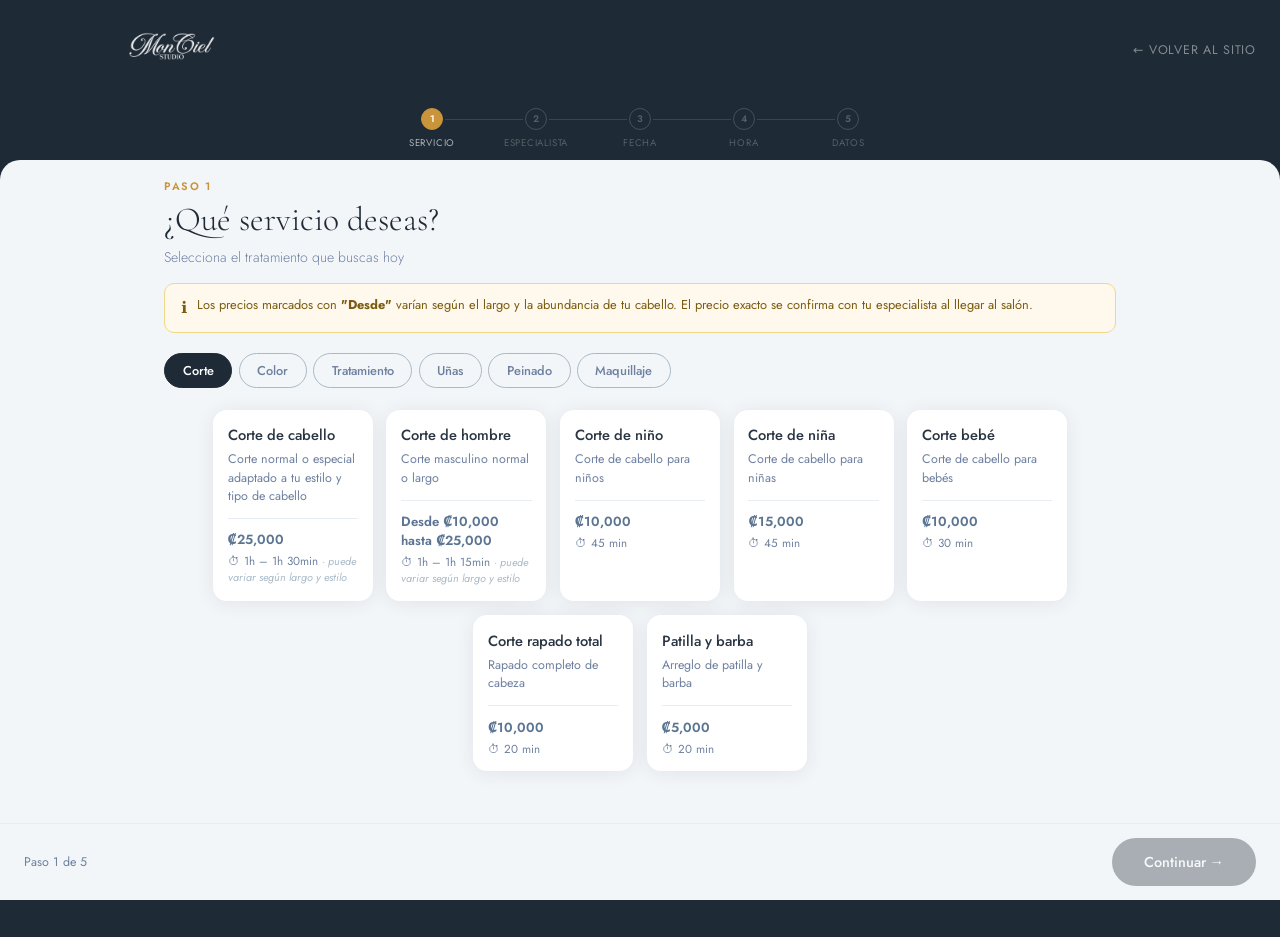
<file: booking.html>
<!DOCTYPE html>
<html lang="es">
<head>
  <meta charset="UTF-8">
  <meta name="viewport" content="width=device-width, initial-scale=1.0">
  <title>Reservar cita — Mon Ciel Studio</title>
  <link rel="preconnect" href="https://fonts.googleapis.com">
  <link rel="preconnect" href="https://fonts.gstatic.com" crossorigin>
  <link href="https://fonts.googleapis.com/css2?family=Cormorant+Garamond:ital,wght@0,300;0,400;0,500;1,300;1,400&family=Jost:wght@300;400;500;600&display=swap" rel="stylesheet">
  <style>
    *, *::before, *::after { box-sizing: border-box; margin: 0; padding: 0; }

    :root {
      --polar: #E8EDF4; --sand: #A8BAC8; --cambridge: #7B90A8;
      --blue: #5A7492; --dark: #1E2A35; --gold: #C9943A;
      --gold2: #b8841e; --white: #fff; --off: #F3F6F9;
      --text: #2A3542; --muted: #6E80A0;
      --r: 14px; --r-sm: 10px;
      --sh: 0 2px 18px rgba(30,42,53,.09);
      --sh2: 0 6px 36px rgba(30,42,53,.16);
    }

    html { font-size: 16px; scroll-behavior: smooth; }

    body {
      font-family: 'Jost', system-ui, sans-serif;
      background: var(--dark);
      color: var(--text);
      min-height: 100dvh;
      -webkit-font-smoothing: antialiased;
    }

    /* ── HEADER ── */
    .bk-header {
      display: flex; align-items: center; justify-content: space-between;
      padding: 0 1.5rem;
    }
    .bk-logo img { height: 100px; width: 295px; object-fit: contain; filter: invert(1); display: block; }
    .bk-back { font-size: .78rem; font-weight: 400; color: rgba(255,255,255,.45);
      text-decoration: none; letter-spacing: .06em; text-transform: uppercase; transition: color .2s; }
    .bk-back:hover { color: rgba(255,255,255,.8); }

    /* ── PROGRESS ── */
    .bk-progress { padding: 0.5rem 1.5rem 0.65rem; }
    .steps-bar {
      display: flex; align-items: center;
      max-width: 520px; margin: 0 auto; gap: 0;
    }
    .sbar-item {
      flex: 1; display: flex; flex-direction: column; align-items: center;
      gap: .35rem; position: relative;
    }
    .sbar-item::after {
      content: ''; position: absolute; top: 11px;
      left: calc(50% + 13px); right: calc(-50% + 13px);
      height: 1px; background: rgba(255,255,255,.12); transition: background .4s;
    }
    .sbar-item:last-child::after { display: none; }
    .sbar-item.done::after { background: var(--gold); }
    .sbar-dot {
      width: 22px; height: 22px; border-radius: 50%;
      border: 1.5px solid rgba(255,255,255,.18);
      display: flex; align-items: center; justify-content: center;
      font-size: .6rem; font-weight: 600; color: rgba(255,255,255,.25);
      transition: all .3s; position: relative; z-index: 1; background: transparent;
    }
    .sbar-item.active .sbar-dot { border-color: var(--gold); background: var(--gold); color: #fff; }
    .sbar-item.done .sbar-dot { border-color: var(--gold); background: var(--gold); color: #fff; }
    .sbar-item.done .sbar-dot::before { content: '✓'; }
    .sbar-item:not(.done) .sbar-dot span { display: block; }
    .sbar-item.done .sbar-dot span { display: none; }
    .sbar-label { font-size: .6rem; font-weight: 400; letter-spacing: .08em;
      text-transform: uppercase; color: rgba(255,255,255,.25); text-align: center;
      transition: color .3s; }
    .sbar-item.active .sbar-label, .sbar-item.done .sbar-label { color: rgba(255,255,255,.65); }

    /* ── MAIN PANEL ── */
    .bk-panel {
      background: var(--off);
      border-radius: 20px 20px 0 0;
      min-height: calc(100dvh - 200px);
      overflow: hidden;
    }

    /* ── STEPS ── */
    .step { display: none; padding: 1.1rem 1.5rem 3.5rem; max-width: 700px; margin: 0 auto;
      animation: slideIn .3s ease; }
    #step1 { max-width: 1000px; }
    .step.active { display: block; }
    .step.back { animation: slideBack .3s ease; }

    @keyframes slideIn  { from { opacity:0; transform:translateX(20px); } to { opacity:1; transform:none; } }
    @keyframes slideBack{ from { opacity:0; transform:translateX(-20px);} to { opacity:1; transform:none; } }

    /* ── STEP HEADER ── */
    .step-tag { font-size: .68rem; font-weight: 600; letter-spacing: .14em;
      text-transform: uppercase; color: var(--gold); display: block; margin-bottom: .4rem; }
    .step-h1 { font-family: 'Cormorant Garamond', Georgia, serif;
      font-size: clamp(1.55rem, 4vw, 2.1rem); font-weight: 300;
      color: var(--dark); line-height: 1.2; margin-bottom: .4rem; }
    .step-sub { font-size: .88rem; color: var(--muted); font-weight: 300; margin-bottom: 1rem; }

    /* ── CATEGORY TABS ── */
    .cat-tabs { display: flex; gap: .4rem; margin-bottom: 1.25rem;
      overflow-x: auto; padding-bottom: .1rem; scrollbar-width: none; }
    .cat-tabs::-webkit-scrollbar { display: none; }
    .cat-tab { padding: .45rem 1.1rem; border-radius: 100px;
      border: 1.5px solid var(--sand); background: transparent;
      font-family: 'Jost', sans-serif; font-size: .8rem; font-weight: 500;
      color: var(--muted); cursor: pointer; white-space: nowrap; transition: all .2s; }
    .cat-tab:hover { border-color: var(--blue); color: var(--blue); }
    .cat-tab.active { background: var(--dark); border-color: var(--dark); color: #fff; }

    /* ── SERVICE GRID ── */
    .svc-grid { display: flex; flex-wrap: wrap; justify-content: center; gap: .85rem; }
    .svc-card { background: #fff; border-radius: var(--r); padding: .8rem;
      cursor: pointer; border: 2px solid transparent; transition: all .22s;
      box-shadow: var(--sh); position: relative; flex: 0 0 160px; }
    .svc-card:hover { transform: translateY(-2px); box-shadow: var(--sh2); border-color: var(--cambridge); }
    .svc-card.sel { border-color: var(--gold); background: #FFFBF5; }
    .svc-card.sel::after { content: '✓'; position: absolute; top: .65rem; right: .65rem;
      width: 18px; height: 18px; background: var(--gold); border-radius: 50%;
      display: flex; align-items: center; justify-content: center;
      font-size: .58rem; color: #fff; font-weight: 700; }
    .svc-icon { font-size: 1.4rem; margin-bottom: .3rem; display: block; }
    .svc-name { font-weight: 500; font-size: .92rem; color: var(--text); margin-bottom: .25rem; }
    .svc-desc { font-size: .78rem; color: var(--muted); line-height: 1.45; }
    .svc-foot { display: flex; flex-direction: column; gap: .25rem;
      margin-top: .85rem; padding-top: .7rem; border-top: 1px solid var(--polar); }
    .svc-dur { font-size: .73rem; color: var(--muted); }
    .svc-dur-note { font-size: .68rem; color: var(--sand); font-style: italic; }

    /* ── HAIR LENGTH SELECTOR ── */
    .hair-box { display: flex; flex-direction: column; gap: 1.25rem; }
    .hair-title { font-family: 'Cormorant Garamond', Georgia, serif; font-size: 1.1rem;
      font-weight: 600; color: var(--text); margin-bottom: .2rem; }
    .hair-sub { font-size: .8rem; color: var(--muted); margin: 0; }
    .hair-section-lbl { font-size: .72rem; font-weight: 600; color: var(--muted);
      text-transform: uppercase; letter-spacing: .05em; margin-bottom: .5rem; }
    .hair-opts { display: flex; gap: .5rem; }
    .hair-opt { flex: 1; cursor: pointer; padding: .75rem .4rem; border: 2px solid var(--polar);
      border-radius: var(--r-sm); text-align: center; transition: border-color .18s, background .18s; }
    .hair-opt:hover { border-color: var(--blue); }
    .hair-opt.sel { border-color: var(--blue); background: #f0f4ff; }
    .hair-icon { font-size: 1.2rem; margin-bottom: .3rem; }
    .hair-lbl { font-size: .78rem; font-weight: 600; color: var(--text); margin-bottom: .1rem; }
    .hair-desc { font-size: .66rem; color: var(--muted); line-height: 1.3; }

    .hair-estimate { display: none; background: #FDFAF3; border: 1.5px solid #E8D99A;
      border-radius: var(--r); padding: 1rem 1.2rem; animation: fadeIn .25s ease; }
    .hair-estimate.visible { display: block; }
    @keyframes fadeIn { from { opacity: 0; transform: translateY(6px); } to { opacity:1; transform:none; } }
    .hair-est-title { font-size: .68rem; font-weight: 700; text-transform: uppercase;
      letter-spacing: .08em; color: #9A7D20; margin-bottom: .65rem; }
    .hair-est-grid { display: grid; grid-template-columns: 1fr 1fr; gap: .5rem; }
    .hair-est-cell { background: #fff; border-radius: 10px; padding: .65rem .8rem;
      border: 1px solid #EDE4B8; }
    .hair-est-lbl { font-size: .65rem; color: var(--muted); margin-bottom: .2rem; }
    .hair-est-val { font-size: 1.05rem; font-weight: 700; color: var(--dark); line-height: 1.1; }
    .hair-est-note { font-size: .62rem; color: var(--muted); margin-top: .15rem; }

    .btn-consulta { display:inline-flex; align-items:center; gap:.6rem; margin-top:1.5rem;
      padding:.75rem 1.3rem; background:#25D366; color:#fff; border-radius:100px;
      font-family:'Jost',sans-serif; font-size:.85rem; font-weight:500; text-decoration:none;
      transition:background .18s; }
    .btn-consulta:hover { background:#1ebe5a; }
    .svc-price { font-size: .83rem; font-weight: 600; color: var(--blue); display: block; }
    .svc-price-from { font-size: .72rem; font-weight: 400; color: var(--muted); display: block; }

    /* ── PRICE NOTICE ── */
    .price-notice {
      display: flex; align-items: flex-start; gap: .6rem;
      background: #FFF8EC; border: 1px solid #f0d88a; border-radius: var(--r-sm);
      padding: .75rem 1rem; margin-bottom: 1.25rem; font-size: .8rem; color: #7a5c10; line-height: 1.45;
    }
    .price-notice-icon { font-size: 1rem; flex-shrink: 0; margin-top: .05rem; }

    /* ── EMPLOYEE GRID ── */
    .emp-grid { display: grid; grid-template-columns: repeat(auto-fill, minmax(145px, 1fr)); gap: .85rem; }
    .emp-card { background: #fff; border-radius: var(--r); padding: 1.4rem 1rem;
      cursor: pointer; border: 2px solid transparent; transition: all .22s;
      box-shadow: var(--sh); text-align: center; }
    .emp-card:hover { transform: translateY(-2px); box-shadow: var(--sh2); border-color: var(--cambridge); }
    .emp-card.sel { border-color: var(--gold); background: #FFFBF5; }
    .emp-card.any { border: 2px dashed var(--sand); background: transparent; box-shadow: none; }
    .emp-card.any:hover { border-color: var(--cambridge); background: rgba(255,255,255,.6); }
    .emp-avatar { width: 56px; height: 56px; border-radius: 50%;
      background: var(--polar); display: flex; align-items: center; justify-content: center;
      font-family: 'Cormorant Garamond', serif; font-size: 1.3rem; font-weight: 400;
      color: var(--blue); margin: 0 auto .9rem; letter-spacing: -.02em; }
    .emp-any-av { background: transparent; color: var(--cambridge); font-size: 1.6rem; }
    .emp-name { font-weight: 500; font-size: .9rem; color: var(--text); }
    .emp-role { font-size: .73rem; color: var(--muted); margin-top: .15rem; }
    .emp-note { font-size: .68rem; color: var(--cambridge); margin-top: .45rem; line-height: 1.4; }

    /* ── CALENDAR ── */
    .cal-wrap { background: #fff; border-radius: var(--r); padding: 1.4rem; box-shadow: var(--sh); }
    .cal-head { display: flex; align-items: center; justify-content: space-between; margin-bottom: 1.1rem; }
    .cal-month-label { font-family: 'Cormorant Garamond', serif; font-size: 1.15rem;
      font-weight: 400; color: var(--dark); text-transform: capitalize; }
    .cal-nav { background: none; border: none; cursor: pointer; padding: .35rem .5rem;
      color: var(--blue); font-size: 1rem; border-radius: 8px; transition: background .2s; }
    .cal-nav:hover { background: var(--polar); }
    .cal-dow { display: grid; grid-template-columns: repeat(7, 1fr); gap: 3px; margin-bottom: .35rem; }
    .cal-dl { text-align: center; font-size: .6rem; font-weight: 600;
      letter-spacing: .1em; text-transform: uppercase; color: var(--muted); padding: .2rem 0; }
    .cal-grid { display: grid; grid-template-columns: repeat(7, 1fr); gap: 3px; }
    .cal-d { aspect-ratio: 1; display: flex; align-items: center; justify-content: center;
      border-radius: 9px; font-size: .85rem; color: var(--text);
      cursor: pointer; transition: all .18s; border: 2px solid transparent; }
    .cal-d:hover:not(.off):not(.past) { background: var(--polar); border-color: var(--cambridge); }
    .cal-d.sel { background: var(--gold) !important; border-color: var(--gold) !important; color: #fff !important; font-weight: 600; }
    .cal-d.today { border-color: var(--cambridge); }
    .cal-d.past, .cal-d.off { color: var(--sand); pointer-events: none; }
    .cal-d.empty { pointer-events: none; }
    .cal-d.sunday { color: var(--sand); pointer-events: none; }

    /* ── TIME SLOTS ── */
    .slots-info { background: #fff; border-radius: var(--r-sm); padding: .9rem 1.1rem;
      margin-bottom: 1rem; display: flex; align-items: center; gap: 1.5rem;
      box-shadow: var(--sh); }
    .slots-info-item .label { font-size: .67rem; font-weight: 600; letter-spacing: .1em;
      text-transform: uppercase; color: var(--muted); }
    .slots-info-item .val { font-size: .92rem; font-weight: 500; color: var(--text); margin-top: .1rem; }
    .slots-grid { display: grid; grid-template-columns: repeat(auto-fill, minmax(88px, 1fr)); gap: .65rem; }
    .slot { padding: .7rem; background: #fff; border: 2px solid var(--polar);
      border-radius: var(--r-sm); text-align: center; cursor: pointer;
      font-family: 'Jost', sans-serif; font-size: .88rem; font-weight: 500;
      color: var(--text); transition: all .18s; }
    .slot:hover:not(.taken) { border-color: var(--cambridge); background: var(--polar); }
    .slot.sel { background: var(--gold); border-color: var(--gold); color: #fff; }
    .slot.taken { background: var(--off); color: var(--sand); pointer-events: none; text-decoration: line-through; }

    /* ── SUMMARY BOX ── */
    .summary-box { background: #fff; border-radius: var(--r); padding: 1.1rem 1.25rem;
      box-shadow: var(--sh); margin-bottom: 1.4rem; }
    .summary-tag { font-size: .67rem; font-weight: 600; letter-spacing: .12em;
      text-transform: uppercase; color: var(--gold); margin-bottom: .9rem; }
    .summary-rows { display: grid; gap: .7rem; }
    .summary-row { display: flex; align-items: flex-start; gap: .65rem; }
    .summary-ico { font-size: .95rem; flex-shrink: 0; margin-top: .05rem; }
    .summary-lbl { font-size: .7rem; color: var(--muted); margin-bottom: .08rem; }
    .summary-val { font-size: .9rem; font-weight: 500; color: var(--text); }

    /* ── CONTACT FORM ── */
    .form-grid { display: grid; gap: .9rem; }
    .form-row-2 { display: grid; grid-template-columns: 1fr 1fr; gap: .9rem; }
    @media(max-width:480px){ .form-row-2 { grid-template-columns: 1fr; } }
    .fg { display: flex; flex-direction: column; gap: .35rem; }
    .fg label { font-size: .7rem; font-weight: 600; text-transform: uppercase;
      letter-spacing: .08em; color: var(--muted); }
    .fg input, .fg textarea { padding: .8rem 1rem; border: 1.5px solid var(--polar);
      border-radius: var(--r-sm); font-family: 'Jost', sans-serif; font-size: .93rem;
      color: var(--text); background: #fff; transition: border-color .2s; outline: none;
      resize: none; }
    .fg input:focus, .fg textarea:focus { border-color: var(--blue); }
    .fg input::placeholder { color: var(--sand); }

    /* ── CONFIRMATION ── */
    .confirm-wrap { text-align: center; padding: 2rem 1rem 3rem; }
    .confirm-check { width: 68px; height: 68px; background: #27AE60; border-radius: 50%;
      display: flex; align-items: center; justify-content: center;
      font-size: 1.8rem; margin: 0 auto 1.4rem;
      animation: popIn .45s cubic-bezier(.34,1.56,.64,1); }
    @keyframes popIn { from { transform: scale(0); } to { transform: scale(1); } }
    .confirm-h1 { font-family: 'Cormorant Garamond', serif; font-size: clamp(1.8rem,5vw,2.4rem);
      font-weight: 300; color: var(--dark); margin-bottom: .5rem; }
    .confirm-sub { font-size: .9rem; color: var(--muted); max-width: 360px;
      margin: 0 auto 2rem; line-height: 1.65; }
    .confirm-details { background: #fff; border-radius: var(--r); padding: 1.4rem;
      box-shadow: var(--sh); max-width: 380px; margin: 0 auto 2rem; text-align: left; }
    .confirm-detail-row { display: flex; gap: .7rem; align-items: flex-start; }
    .confirm-detail-row + .confirm-detail-row { margin-top: .8rem; }
    .confirm-detail-ico { font-size: 1rem; }
    .confirm-detail-label { font-size: .68rem; color: var(--muted); text-transform: uppercase; letter-spacing: .08em; }
    .confirm-detail-val { font-size: .92rem; font-weight: 500; color: var(--text); }
    .confirm-total { display: flex; justify-content: space-between; align-items: center;
      padding-top: .9rem; margin-top: .9rem; border-top: 1px solid var(--polar); }
    .confirm-total span:first-child { font-size: .8rem; color: var(--muted); }
    .confirm-total span:last-child { font-size: 1.1rem; font-weight: 700; color: var(--dark); }
    .btn-wa { display: inline-flex; align-items: center; gap: .55rem;
      background: #25D366; color: #fff; padding: .82rem 1.75rem; border-radius: 100px;
      text-decoration: none; font-weight: 600; font-size: .9rem; transition: opacity .2s; }
    .btn-wa:hover { opacity: .88; }
    .btn-wa svg { flex-shrink: 0; }
    .cal-section { margin-top: 1.1rem; }
    .cal-label { font-size: .7rem; color: var(--muted); text-transform: uppercase; letter-spacing: .1em; margin-bottom: .6rem; }
    .cal-btns { display: flex; gap: .6rem; justify-content: center; flex-wrap: wrap; }
    .btn-cal { display: inline-flex; align-items: center; gap: .45rem; padding: .65rem 1.2rem;
      border-radius: 100px; text-decoration: none; font-size: .82rem; font-weight: 600;
      transition: opacity .2s; cursor: pointer; border: none; }
    .btn-cal:hover { opacity: .85; }
    .btn-cal-apple { background: #1E2A35; color: #fff; }
    .btn-cal-google { background: #fff; color: #1E2A35; border: 1.5px solid #d0d8e0; }

    /* ── BOTTOM NAV ── */
    .bk-nav { position: sticky; bottom: 0; background: var(--off);
      border-top: 1px solid var(--polar); padding: .9rem 1.5rem;
      display: flex; align-items: center; justify-content: space-between; gap: 1rem; }
    .btn-back { background: transparent; border: none; padding: .85rem 1rem;
      font-family: 'Jost', sans-serif; font-size: .88rem; font-weight: 400;
      color: var(--muted); cursor: pointer; transition: color .2s; border-radius: 100px; }
    .btn-back:hover { color: var(--text); }
    .step-ctr { font-size: .78rem; color: var(--muted); white-space: nowrap; }
    .btn-next { padding: .85rem 2rem; border-radius: 100px; border: none;
      font-family: 'Jost', sans-serif; font-size: .9rem; font-weight: 500;
      cursor: pointer; transition: all .2s; flex: 1; max-width: 260px; }
    .btn-next.dark { background: var(--dark); color: #fff; }
    .btn-next.dark:hover { background: var(--blue); }
    .btn-next.gold { background: var(--gold); color: #fff; }
    .btn-next.gold:hover { background: var(--gold2); }
    .btn-next:disabled { opacity: .35; pointer-events: none; }

    /* ── FORM VALIDATION ── */
    .fg input.dirty:invalid { border-color: #e05252; }
    .form-hint { font-size: .78rem; color: var(--muted); text-align: center; margin-top: .35rem; }

    /* ── RESPONSIVE ── */
    @media(max-width:600px) {
      .bk-logo img { height: 65px; width: 192px; }
    }
    @media(max-width:480px) {
      .svc-grid { gap: .6rem; }
      .svc-card { flex: 0 0 calc(50% - .3rem); }
      .emp-grid { grid-template-columns: repeat(2,1fr); }
      .slots-grid { grid-template-columns: repeat(auto-fill, minmax(76px, 1fr)); }
      .hair-opts { flex-wrap: wrap; }
      .hair-opt { flex: 1 1 calc(50% - .25rem); }
    }

    .hidden { display: none !important; }
  </style>
</head>
<body>

<!-- HEADER -->
<header class="bk-header">
  <a href="index.html" class="bk-logo">
    <img src="logo.png" alt="Mon Ciel Studio">
  </a>
  <a href="index.html" class="bk-back">← Volver al sitio</a>
</header>

<!-- PROGRESS -->
<div class="bk-progress" id="bkProgress">
  <div class="steps-bar">
    <div class="sbar-item active" data-s="1">
      <div class="sbar-dot"><span>1</span></div>
      <div class="sbar-label">Servicio</div>
    </div>
    <div class="sbar-item" data-s="2">
      <div class="sbar-dot"><span>2</span></div>
      <div class="sbar-label">Especialista</div>
    </div>
    <div class="sbar-item" data-s="3">
      <div class="sbar-dot"><span>3</span></div>
      <div class="sbar-label">Fecha</div>
    </div>
    <div class="sbar-item" data-s="4">
      <div class="sbar-dot"><span>4</span></div>
      <div class="sbar-label">Hora</div>
    </div>
    <div class="sbar-item" data-s="5">
      <div class="sbar-dot"><span>5</span></div>
      <div class="sbar-label">Datos</div>
    </div>
  </div>
</div>

<!-- MAIN PANEL -->
<main class="bk-panel">

  <!-- STEP 1 — SERVICIO -->
  <div class="step active" id="step1">
    <span class="step-tag">Paso 1</span>
    <h1 class="step-h1">¿Qué servicio deseas?</h1>
    <p class="step-sub">Selecciona el tratamiento que buscas hoy</p>
    <div class="price-notice">
      <span class="price-notice-icon">ℹ️</span>
      <span>Los precios marcados con <strong>"Desde"</strong> varían según el largo y la abundancia de tu cabello. El precio exacto se confirma con tu especialista al llegar al salón.</span>
    </div>
    <div class="cat-tabs" id="catTabs"></div>
    <div class="svc-grid" id="svcGrid"></div>
  </div>

  <!-- STEP 1B — CABELLO -->
  <div class="step" id="step1b">
    <span class="step-tag">Paso 1</span>
    <h1 class="step-h1">¿Cómo es tu cabello?</h1>
    <p class="step-sub">Esto nos ayuda a reservar el tiempo correcto para ti</p>
    <div class="hair-box">
      <!-- Largo -->
      <div>
        <div class="hair-section-lbl">Largo</div>
        <div class="hair-opts" id="hairLengthOpts">
          <div class="hair-opt" onclick="pickHair('len',0,this)">
            <div class="hair-lbl">Corto</div>
            <div class="hair-desc">Hasta los hombros</div>
          </div>
          <div class="hair-opt" onclick="pickHair('len',1,this)">
            <div class="hair-lbl">Medio</div>
            <div class="hair-desc">Mitad de la espalda</div>
          </div>
          <div class="hair-opt" onclick="pickHair('len',2,this)">
            <div class="hair-lbl">Largo</div>
            <div class="hair-desc">Hasta la cintura</div>
          </div>
          <div class="hair-opt" onclick="pickHair('len',3,this)">
            <div class="hair-lbl">Muy largo</div>
            <div class="hair-desc">Más abajo de la cintura</div>
          </div>
        </div>
      </div>
      <!-- Abundancia -->
      <div>
        <div class="hair-section-lbl">Abundancia</div>
        <div class="hair-opts" id="hairAbundOpts">
          <div class="hair-opt" onclick="pickHair('abund',0,this)">
            <div class="hair-lbl">Poco abundante</div>
            <div class="hair-desc">Cabello fino o escaso</div>
          </div>
          <div class="hair-opt" onclick="pickHair('abund',1,this)">
            <div class="hair-lbl">Abundante</div>
            <div class="hair-desc">Volumen normal</div>
          </div>
          <div class="hair-opt" onclick="pickHair('abund',2,this)">
            <div class="hair-lbl">Muy abundante</div>
            <div class="hair-desc">Mucho volumen o grueso</div>
          </div>
        </div>
      </div>
      <!-- Estimado -->
      <div id="hairEstimate" class="hair-estimate">
        <div class="hair-est-title">Estimado para tu cabello</div>
        <div class="hair-est-grid">
          <div class="hair-est-cell">
            <div class="hair-est-lbl">⏱ Duración aprox.</div>
            <div class="hair-est-val" id="hairEstDur">—</div>
            <div class="hair-est-note" id="hairEstDurNote"></div>
          </div>
          <div class="hair-est-cell">
            <div class="hair-est-lbl">💰 Precio aprox.</div>
            <div class="hair-est-val" id="hairEstPrice">—</div>
            <div class="hair-est-note" id="hairEstPriceNote"></div>
          </div>
        </div>
      </div>
      <!-- WhatsApp -->
      <a id="btnConsultaHair" href="#" target="_blank" rel="noopener" class="btn-consulta" style="margin-top:.25rem">
        <svg width="16" height="16" viewBox="0 0 24 24" fill="currentColor"><path d="M17.472 14.382c-.297-.149-1.758-.867-2.03-.967-.273-.099-.471-.148-.67.15-.197.297-.767.966-.94 1.164-.173.199-.347.223-.644.075-.297-.15-1.255-.463-2.39-1.475-.883-.788-1.48-1.761-1.653-2.059-.173-.297-.018-.458.13-.606.134-.133.298-.347.446-.52.149-.174.198-.298.298-.497.099-.198.05-.371-.025-.52-.075-.149-.669-1.612-.916-2.207-.242-.579-.487-.5-.669-.51-.173-.008-.371-.01-.57-.01-.198 0-.52.074-.792.372-.272.297-1.04 1.016-1.04 2.479 0 1.462 1.065 2.875 1.213 3.074.149.198 2.096 3.2 5.077 4.487.709.306 1.262.489 1.694.625.712.227 1.36.195 1.871.118.571-.085 1.758-.719 2.006-1.413.248-.694.248-1.289.173-1.413-.074-.124-.272-.198-.57-.347m-5.421 7.403h-.004a9.87 9.87 0 01-5.031-1.378l-.361-.214-3.741.982.998-3.648-.235-.374a9.86 9.86 0 01-1.51-5.26c.001-5.45 4.436-9.884 9.888-9.884 2.64 0 5.122 1.03 6.988 2.898a9.825 9.825 0 012.893 6.994c-.003 5.45-4.437 9.884-9.885 9.884m8.413-18.297A11.815 11.815 0 0012.05 0C5.495 0 .16 5.335.157 11.892c0 2.096.547 4.142 1.588 5.945L.057 24l6.305-1.654a11.882 11.882 0 005.683 1.448h.005c6.554 0 11.89-5.335 11.893-11.893a11.821 11.821 0 00-3.48-8.413z"/></svg>
        ¿No sabes qué largo tienes? Pregúntanos
      </a>
    </div>
  </div>

  <!-- STEP 2 — ESPECIALISTA -->
  <div class="step" id="step2">
    <span class="step-tag">Paso 2</span>
    <h1 class="step-h1">¿Con quién te gustaría?</h1>
    <p class="step-sub">Elige tu especialista o déjalo a nuestra elección</p>
    <div class="emp-grid" id="empGrid"></div>
    <a id="btnConsulta" href="#" target="_blank" rel="noopener" class="btn-consulta">
      <svg width="18" height="18" viewBox="0 0 24 24" fill="currentColor" style="flex-shrink:0"><path d="M17.472 14.382c-.297-.149-1.758-.867-2.03-.967-.273-.099-.471-.148-.67.15-.197.297-.767.966-.94 1.164-.173.199-.347.223-.644.075-.297-.15-1.255-.463-2.39-1.475-.883-.788-1.48-1.761-1.653-2.059-.173-.297-.018-.458.13-.606.134-.133.298-.347.446-.52.149-.174.198-.298.298-.497.099-.198.05-.371-.025-.52-.075-.149-.669-1.612-.916-2.207-.242-.579-.487-.5-.669-.51-.173-.008-.371-.01-.57-.01-.198 0-.52.074-.792.372-.272.297-1.04 1.016-1.04 2.479 0 1.462 1.065 2.875 1.213 3.074.149.198 2.096 3.2 5.077 4.487.709.306 1.262.489 1.694.625.712.227 1.36.195 1.871.118.571-.085 1.758-.719 2.006-1.413.248-.694.248-1.289.173-1.413-.074-.124-.272-.198-.57-.347m-5.421 7.403h-.004a9.87 9.87 0 01-5.031-1.378l-.361-.214-3.741.982.998-3.648-.235-.374a9.86 9.86 0 01-1.51-5.26c.001-5.45 4.436-9.884 9.888-9.884 2.64 0 5.122 1.03 6.988 2.898a9.825 9.825 0 012.893 6.994c-.003 5.45-4.437 9.884-9.885 9.884m8.413-18.297A11.815 11.815 0 0012.05 0C5.495 0 .16 5.335.157 11.892c0 2.096.547 4.142 1.588 5.945L.057 24l6.305-1.654a11.882 11.882 0 005.683 1.448h.005c6.554 0 11.89-5.335 11.893-11.893a11.821 11.821 0 00-3.48-8.413z"/></svg>
      ¿Tienes dudas sobre este servicio? Consúltanos
    </a>
  </div>

  <!-- STEP 3 — FECHA -->
  <div class="step" id="step3">
    <span class="step-tag">Paso 3</span>
    <h1 class="step-h1">¿Qué día te viene bien?</h1>
    <p class="step-sub">Abierto de lunes a sábado · 9 am a 6 pm</p>
    <div class="cal-wrap">
      <div class="cal-head">
        <button class="cal-nav" id="calPrev">‹</button>
        <span class="cal-month-label" id="calLabel"></span>
        <button class="cal-nav" id="calNext">›</button>
      </div>
      <div class="cal-dow">
        <div class="cal-dl">Dom</div><div class="cal-dl">Lun</div>
        <div class="cal-dl">Mar</div><div class="cal-dl">Mié</div>
        <div class="cal-dl">Jue</div><div class="cal-dl">Vie</div>
        <div class="cal-dl">Sáb</div>
      </div>
      <div class="cal-grid" id="calGrid"></div>
    </div>
  </div>

  <!-- STEP 4 — HORA -->
  <div class="step" id="step4">
    <span class="step-tag">Paso 4</span>
    <h1 class="step-h1">¿A qué hora?</h1>
    <p class="step-sub" id="step4Sub">Horarios disponibles</p>
    <div class="slots-info">
      <div class="slots-info-item">
        <div class="label">Servicio</div>
        <div class="val" id="slotSvcName">—</div>
      </div>
      <div class="slots-info-item">
        <div class="label">Duración</div>
        <div class="val" id="slotDur">—</div>
      </div>
    </div>
    <div class="slots-grid" id="slotsGrid"></div>
  </div>

  <!-- STEP 5 — DATOS -->
  <div class="step" id="step5">
    <span class="step-tag">Paso 5</span>
    <h1 class="step-h1">Tus datos</h1>
    <p class="step-sub">Casi listo — solo necesitamos tus datos para confirmar</p>
    <div class="summary-box">
      <div class="summary-tag">Resumen de tu cita</div>
      <div class="summary-rows" id="summaryRows"></div>
    </div>
    <form class="form-grid" id="contactForm" novalidate>
      <div class="form-row-2">
        <div class="fg">
          <label for="fName">Nombre completo *</label>
          <input type="text" id="fName" placeholder="Tu nombre" autocomplete="name" required minlength="2">
        </div>
        <div class="fg">
          <label for="fPhone">WhatsApp *</label>
          <input type="tel" id="fPhone" placeholder="8888-8888" autocomplete="tel" required minlength="6">
        </div>
      </div>
      <div class="fg">
        <label for="fEmail">Correo electrónico</label>
        <input type="email" id="fEmail" placeholder="tu@correo.com" autocomplete="email">
      </div>
      <div class="fg">
        <label for="fNotes">Notas adicionales</label>
        <input type="text" id="fNotes" placeholder="Alergias, preferencias, referencias…">
      </div>
    </form>
  </div>

  <!-- STEP 6 — CONFIRMACIÓN -->
  <div class="step" id="step6">
    <div class="confirm-wrap">
      <div class="confirm-check">✓</div>
      <h1 class="confirm-h1">¡Cita confirmada!</h1>
      <p class="confirm-sub">Tu reserva fue registrada. ¡Te esperamos en Mon Ciel Studio! Podés confirmarla también por WhatsApp.</p>
      <div class="confirm-details" id="confirmDetails"></div>
      <div class="cal-section">
        <div class="cal-label">Agregar al calendario</div>
        <div class="cal-btns" id="calBtns"></div>
      </div>
      <a href="#" class="btn-wa" id="btnWa" target="_blank" style="margin-top:1.1rem">
        <svg width="18" height="18" viewBox="0 0 24 24" fill="currentColor"><path d="M17.472 14.382c-.297-.149-1.758-.867-2.03-.967-.273-.099-.471-.148-.67.15-.197.297-.767.966-.94 1.164-.173.199-.347.223-.644.075-.297-.15-1.255-.463-2.39-1.475-.883-.788-1.48-1.761-1.653-2.059-.173-.297-.018-.458.13-.606.134-.133.298-.347.446-.52.149-.174.198-.298.298-.497.099-.198.05-.371-.025-.52-.075-.149-.669-1.612-.916-2.207-.242-.579-.487-.5-.669-.51-.173-.008-.371-.01-.57-.01-.198 0-.52.074-.792.372-.272.297-1.04 1.016-1.04 2.479 0 1.462 1.065 2.875 1.213 3.074.149.198 2.096 3.2 5.077 4.487.709.306 1.262.489 1.694.625.712.227 1.36.195 1.871.118.571-.085 1.758-.719 2.006-1.413.248-.694.248-1.289.173-1.413-.074-.124-.272-.198-.57-.347m-5.421 7.403h-.004a9.87 9.87 0 01-5.031-1.378l-.361-.214-3.741.982.998-3.648-.235-.374a9.86 9.86 0 01-1.51-5.26c.001-5.45 4.436-9.884 9.888-9.884 2.64 0 5.122 1.03 6.988 2.898a9.825 9.825 0 012.893 6.994c-.003 5.45-4.437 9.884-9.885 9.884m8.413-18.297A11.815 11.815 0 0012.05 0C5.495 0 .16 5.335.157 11.892c0 2.096.547 4.142 1.588 5.945L.057 24l6.305-1.654a11.882 11.882 0 005.683 1.448h.005c6.554 0 11.89-5.335 11.893-11.893a11.821 11.821 0 00-3.48-8.413z"/></svg>
        Confirmar por WhatsApp
      </a>
      <div style="margin-top:1.25rem">
        <a href="index.html" class="btn-back" style="text-decoration:none;padding:.7rem 1.2rem;display:inline-block">← Volver al inicio</a>
      </div>
    </div>
  </div>

</main>

<!-- BOTTOM NAV -->
<div class="bk-nav" id="bkNav">
  <button class="btn-back" id="btnBack" onclick="goBack()" hidden>← Atrás</button>
  <span class="step-ctr" id="stepCtr">Paso 1 de 5</span>
  <div style="display:flex;flex-direction:column;align-items:flex-end;gap:.2rem">
    <button class="btn-next dark" id="btnNext" onclick="goNext()" disabled>Continuar →</button>
    <p class="form-hint" id="formHint" hidden>Ingresa nombre y WhatsApp para confirmar.</p>
  </div>
</div>

<script>
// ═══════════════════════════════════════
// CONFIG — Cambiá APPS_SCRIPT_URL para activar Google Calendar
// ═══════════════════════════════════════
const CFG = {
  APPS_SCRIPT_URL: 'https://script.google.com/macros/s/AKfycbwqwrO-SKpfCk13vrflo_Duauh4BjN-s9U0Lk32bHeOMy_31IcgwtuJO1b7gQcP3_uWpQ/exec',
  WHATSAPP: '50688346266',
  OPEN_DAYS: [1,2,3,4,5,6], // Lun-Sáb (0=Dom)
  HOUR_START: 9,
  HOUR_END: 18,
  INTERVAL: 30,
};

// ═══════════════════════════════════════
// DATOS — Editá precios y servicios aquí
// ═══════════════════════════════════════
const SERVICES = [
  // ── CORTE ──
  { id:'corte',         cat:'Corte',      name:'Corte de cabello',          dur:60,  durMax:90,  price:25000,                icon:'✂️',  desc:'Corte normal o especial adaptado a tu estilo y tipo de cabello' },
  { id:'corte-hombre',  cat:'Corte',      name:'Corte de hombre',           dur:60,  durMax:75,  price:10000, priceMax:25000, icon:'💈',  desc:'Corte masculino normal o largo' },
  { id:'corte-nino',    cat:'Corte',      name:'Corte de niño',             dur:45,              price:10000,                icon:'👦',  desc:'Corte de cabello para niños',           noHair:true },
  { id:'corte-nina',    cat:'Corte',      name:'Corte de niña',             dur:45,              price:15000,                icon:'👧',  desc:'Corte de cabello para niñas',           noHair:true },
  { id:'corte-bebe',    cat:'Corte',      name:'Corte bebé',                dur:30,              price:10000,                icon:'🍼',  desc:'Corte de cabello para bebés',           noHair:true },
  { id:'rapado',        cat:'Corte',      name:'Corte rapado total',        dur:20,              price:10000,                icon:'🪒',  desc:'Rapado completo de cabeza',              noHair:true },
  { id:'patilla-barba', cat:'Corte',      name:'Patilla y barba',           dur:20,              price:5000,                 icon:'🧔',  desc:'Arreglo de patilla y barba',            noHair:true },
  // ── COLOR ──
  { id:'tinte-r',       cat:'Color',      name:'Tinte en raíces',           dur:120, durMax:150, price:37100, priceMax:57200, icon:'🎨',  desc:'Aplicación de color en raíces. Varía según el largo del cabello' },
  { id:'tinte-t',       cat:'Color',      name:'Tinte total',               dur:120, durMax:150, price:43800, priceMax:72000, icon:'🎨',  desc:'Coloración completa del cabello. Varía según el largo' },
  { id:'bano-color',    cat:'Color',      name:'Baño de color',             dur:90,  durMax:120, price:31500, priceMax:47700, icon:'🪣',  desc:'Tonalización y brillo. Varía según el largo del cabello' },
  { id:'highlights',    cat:'Color',      name:'Highlights / Mechas',       dur:180, durMax:270, price:79200, priceMax:121500,icon:'✨',  desc:'Babylights, morena iluminada, highlights con papel o gorra. Varía según largo y cobertura' },
  { id:'balayage',      cat:'Color',      name:'Balayage',                  dur:240, durMax:360, price:86300, priceMax:159500,icon:'🌅',  desc:'Degradé natural estilo californiano. Varía según largo y abundancia' },
  { id:'decoloracion',  cat:'Color',      name:'Decoloración total',        dur:240, durMax:360, price:40000, priceMax:120000,icon:'⚪',  desc:'Decoloración completa del cabello. Varía según el largo' },
  // ── TRATAMIENTO ──
  { id:'tratamiento',   cat:'Tratamiento',name:'Tratamiento capilar',       dur:60,  durMax:90,  price:21800, priceMax:27800, icon:'🌿',  desc:'Morroccanoil, nutrición y recuperación del cabello. Varía según el largo' },
  { id:'botox',         cat:'Tratamiento',name:'Botox capilar',             dur:90,  durMax:150, price:25000, priceMax:35000, icon:'💆',  desc:'Hidratación y alisado suave. Varía según el largo del cabello' },
  { id:'botox-hid',     cat:'Tratamiento',name:'Botox hidratante',          dur:90,  durMax:150, price:15000, priceMax:39000, icon:'💧',  desc:'Hidratación profunda sin efecto alisante. Varía según el largo' },
  { id:'nanoplastia',   cat:'Tratamiento',name:'Nanoplastia Plex',          dur:180, durMax:270, price:40000, priceMax:80000, icon:'🧬',  desc:'Tratamiento alisado premium de larga duración. Varía según el largo' },
  { id:'nanoplastia-r', cat:'Tratamiento',name:'Nanoplastia Regular',       dur:180, durMax:270, price:77800, priceMax:130100,icon:'🔬',  desc:'Alisado con resultado natural duradero. Varía según largo y abundancia' },
  { id:'keratina',      cat:'Tratamiento',name:'Keratina',                  dur:180, durMax:270, price:64700, priceMax:134300,icon:'💎',  desc:'Tratamiento alisante premium de larga duración. Varía según largo y abundancia' },
  { id:'detox',         cat:'Tratamiento',name:'Detox capilar',             dur:60,              price:30000,                icon:'🫧',  desc:'Limpieza y purificación profunda del cabello y cuero cabelludo',  noHair:true },
  // ── UÑAS ──
  { id:'mani-semi',     cat:'Uñas',       name:'Manicure SPA + semiperm.',  dur:60,  price:18000,                icon:'💅',  desc:'Manicure spa completo con esmalte semipermanente incluido' },
  { id:'mani-trad',     cat:'Uñas',       name:'Manicure SPA + tradicional',dur:60,  price:13000,                icon:'💅',  desc:'Manicure spa completo con esmalte tradicional incluido' },
  { id:'mani-spa',      cat:'Uñas',       name:'Manicure SPA (sin esmalte)',dur:45,  price:9000,                 icon:'🧖',  desc:'Manicure spa completo sin esmaltado final' },
  { id:'pedi-semi',     cat:'Uñas',       name:'Pedicure SPA + semiperm.',  dur:75,  price:20000,                icon:'🦶',  desc:'Pedicure spa completo con esmalte semipermanente incluido' },
  { id:'pedi-trad',     cat:'Uñas',       name:'Pedicure SPA + tradicional',dur:60,  price:15000,                icon:'🦶',  desc:'Pedicure spa completo con esmalte tradicional incluido' },
  { id:'pedi-spa',      cat:'Uñas',       name:'Pedicure SPA (sin esmalte)',dur:45,  price:11000,                icon:'🛁',  desc:'Pedicure spa completo sin esmaltado final' },
  { id:'semi-manos',    cat:'Uñas',       name:'Semipermanente manos',      dur:45,  price:13000,                icon:'💅',  desc:'Solo aplicación de esmalte semipermanente en manos' },
  { id:'semi-pies',     cat:'Uñas',       name:'Semipermanente pies',       dur:45,  price:13000,                icon:'🦶',  desc:'Solo aplicación de esmalte semipermanente en pies' },
  { id:'semi-mp',       cat:'Uñas',       name:'Semi manos + pies',         dur:90,  price:25000,                icon:'✨',  desc:'Semipermanente completo en manos y pies' },
  { id:'gel-x',         cat:'Uñas',       name:'Gel X',                     dur:75,  price:18000,                icon:'💎',  desc:'Uñas en gel con esmaltado liso y acabado profesional' },
  { id:'rubber',        cat:'Uñas',       name:'Rubber',                    dur:60,  price:15000,                icon:'🪩',  desc:'Base rubber para mayor duración y resistencia del esmalte' },
  { id:'calcio',        cat:'Uñas',       name:'Calcio',                    dur:60,  price:15000,                icon:'🔮',  desc:'Fortalecimiento de uñas con calcio profesional' },
  { id:'retiro-semi',   cat:'Uñas',       name:'Retiro semiperm. y Gel X',  dur:20,  price:3000,                 icon:'🧹',  desc:'Retiro de esmalte semipermanente o gel X' },
  { id:'retiro-acrilico',cat:'Uñas',      name:'Retiro acrílico',           dur:20,  price:4000,                 icon:'🧽',  desc:'Retiro de uñas acrílicas' },
  { id:'efecto-deco',   cat:'Uñas',       name:'Efecto y decoración',       dur:15,  price:2000,                 icon:'🎨',  desc:'Efectos especiales y decoración de uñas (por uña)' },
  { id:'reposicion',    cat:'Uñas',       name:'Reposición de uña',         dur:15,  price:2000,                 icon:'🔧',  desc:'Reposición de una uña' },
  { id:'ampolla',       cat:'Uñas',       name:'Ampolla manicure/pedicure', dur:10,  price:1000,                 icon:'💊',  desc:'Ampolla de tratamiento para manicure o pedicure' },
  // ── PEINADO ──
  { id:'blower',        cat:'Peinado',    name:'Blower',                    dur:45,  durMax:75,  price:12000,                icon:'💨',  desc:'Lavado y secado con difusor o brush' },
  { id:'lavado-plancha', cat:'Peinado',   name:'Lavado, secado y plancha',  dur:60,  durMax:90,  price:15000,                icon:'💨',  desc:'Lavado + masaje capilar + secado y alisado' },
  { id:'ondas',         cat:'Peinado',    name:'Ondas',                     dur:60,  durMax:90,  price:15000, priceMax:35000, icon:'🌊',  desc:'Ondas naturales en cabello corto, mediano, largo o extra largo' },
  { id:'recogido-b',    cat:'Peinado',    name:'Recogido básico',           dur:60,  durMax:90,  price:35000,                icon:'🪢',  desc:'Recogido clásico y elegante para cualquier ocasión' },
  { id:'recogido-e',    cat:'Peinado',    name:'Recogido especial',         dur:75,  durMax:120, price:40000,                icon:'👑',  desc:'Recogido elaborado con detalles y acabados especiales' },
  { id:'peinado-social', cat:'Peinado',   name:'Peinado social',            dur:60,  durMax:90,  price:25000,                icon:'🎉',  desc:'Peinado para eventos sociales, fiestas y celebraciones' },
  { id:'peinado-novia', cat:'Peinado',    name:'Peinado de novia',          dur:90,  durMax:120, price:75000,                icon:'💒',  desc:'Peinado nupcial completo para tu día especial' },
  // ── MAQUILLAJE ──
  { id:'maq-social',    cat:'Maquillaje', name:'Maquillaje social',         dur:60,  price:25000,                icon:'💄',  desc:'Maquillaje para eventos sociales, salidas y celebraciones' },
  { id:'maq-grad',      cat:'Maquillaje', name:'Maquillaje graduación',     dur:60,  price:35000,                icon:'🎓',  desc:'Maquillaje especial para ceremonias de graduación' },
  { id:'maq-novia',     cat:'Maquillaje', name:'Maquillaje de novia',       dur:120, price:75000,                icon:'👰',  desc:'Maquillaje nupcial completo para tu día más especial' },
];

const EMPLOYEES = [
  { id:'any',    name:'Sin preferencia', role:'Primer disponible', av:'✦',   any:true,                                   days:[1,2,3,4,5,6] },
  { id:'marta',  name:'Marta',           role:'Estilista',         av:'MA',  cats:['Corte','Color','Tratamiento','Peinado','Maquillaje'],    days:[1,2,3,4,5,6], note:'Lunes a Sábado' },
  { id:'difrani',name:'Difrani',          role:'Estilista',         av:'DI',  cats:['Corte','Color','Tratamiento','Peinado','Maquillaje'],    days:[5],            note:'Disponible los viernes · ¿Otro día? Consúltanos por WhatsApp' },
  { id:'tatiana',name:'Tatiana',          role:'Manicurista',       av:'TA',  cats:['Uñas'],                             days:[1,2,3,4,5,6], note:'Lunes a Sábado' },
];

// ═══════════════════════════════════════
// STATE
// ═══════════════════════════════════════
const HAIR_CATS = ['Corte','Color','Tratamiento','Peinado'];

let S = {
  step: 1, goBack: false,
  service: null, employee: null, date: null, time: null, client: {},
  activeCat: null, calY: new Date().getFullYear(), calM: new Date().getMonth(),
  hairLen: null, hairAbund: null, bookingDur: null,
};
let _blockedDates  = {}; // { empId: Set<'YYYY-MM-DD'> }
let _enabledDates  = {}; // { empId: Set<'YYYY-MM-DD'> } — días extra habilitados

// ═══════════════════════════════════════
// INIT
// ═══════════════════════════════════════
document.addEventListener('DOMContentLoaded', () => {
  // Pre-select service from URL param ?svc=ID
  const urlSvc = new URLSearchParams(window.location.search).get('svc');
  if(urlSvc) {
    const found = SERVICES.find(s => s.id === urlSvc);
    if(found) {
      S.service = found;
      S.activeCat = found.cat;
    }
  }
  buildSvcs();
  buildEmps();
  buildCal();
  syncNav();
  // Auto-advance if service pre-selected from URL (respetando paso de cabello)
  if(urlSvc && S.service) {
    if (needsHairQ(S.service)) {
      updateConsultaHairBtn();
      setTimeout(() => goToStep('1b'), 120);
    } else {
      S.bookingDur = S.service.dur;
      setTimeout(() => goToStep(2), 120);
    }
  }
});

// ═══════════════════════════════════════
// STEP 1 — SERVICES
// ═══════════════════════════════════════
function buildSvcs() {
  const cats = [...new Set(SERVICES.map(s => s.cat))];
  S.activeCat = S.activeCat || cats[0];
  document.getElementById('catTabs').innerHTML = cats.map(c =>
    `<button class="cat-tab ${c===S.activeCat?'active':''}" onclick="setCat('${c}')">${c}</button>`
  ).join('');
  renderSvcs();
}

function setCat(c) {
  S.activeCat = c;
  document.querySelectorAll('.cat-tab').forEach(t => t.classList.toggle('active', t.textContent===c));
  renderSvcs();
}

function fmtPrice(s) {
  if (s.priceMax) {
    return `<span class="svc-price">Desde ₡${s.price.toLocaleString()} hasta ₡${s.priceMax.toLocaleString()}</span>`;
  }
  return `<span class="svc-price">₡${s.price.toLocaleString()}</span>`;
}

function renderSvcs() {
  document.getElementById('svcGrid').innerHTML = SERVICES
    .filter(s => s.cat === S.activeCat)
    .map(s => `
      <div class="svc-card ${S.service?.id===s.id?'sel':''}" onclick="pickSvc('${s.id}',this)">
        <div class="svc-name">${s.name}</div>
        <div class="svc-desc">${s.desc}</div>
        <div class="svc-foot">
          ${fmtPrice(s)}
          <span class="svc-dur">⏱ ${fmtDur(s.dur, s.durMax)}${s.durMax ? ' <span class="svc-dur-note">· puede variar según largo y estilo</span>' : ''}</span>
        </div>
      </div>`
    ).join('');
}

function needsHairQ(svc) {
  return svc && svc.durMax && HAIR_CATS.includes(svc.cat) && !svc.noHair;
}

function pickSvc(id, el) {
  S.service = SERVICES.find(s => s.id === id);
  S.hairLen = null; S.hairAbund = null;
  S.bookingDur = needsHairQ(S.service) ? null : (S.service?.dur ?? null);
  document.querySelectorAll('.svc-card').forEach(c => c.classList.remove('sel'));
  el.classList.add('sel');
  if (needsHairQ(S.service)) {
    document.querySelectorAll('.hair-opt').forEach(o => o.classList.remove('sel'));
    document.getElementById('hairEstimate')?.classList.remove('visible');
    updateConsultaHairBtn();
    setTimeout(() => goToStep('1b'), 120);
  } else {
    syncNav();
  }
}

function calcBookingDur() {
  const svc = S.service;
  if (!svc || !svc.durMax || S.hairLen === null || S.hairAbund === null) return null;
  const lf = S.hairLen   / 3;
  const af = S.hairAbund / 2;
  return svc.dur + Math.round((lf * 0.6 + af * 0.4) * (svc.durMax - svc.dur));
}

function calcBookingPrice() {
  const svc = S.service;
  if (!svc || S.hairLen === null || S.hairAbund === null) return null;
  if (!svc.priceMax) return svc.price;
  const lf = S.hairLen   / 3;
  const af = S.hairAbund / 2;
  return svc.price + Math.round((lf * 0.6 + af * 0.4) * (svc.priceMax - svc.price));
}

function updateHairEstimate() {
  const box = document.getElementById('hairEstimate');
  if (!box) return;
  if (S.hairLen === null || S.hairAbund === null) {
    box.classList.remove('visible');
    return;
  }
  const dur   = calcBookingDur();
  const price = calcBookingPrice();
  const svc   = S.service;

  document.getElementById('hairEstDur').textContent   = dur   ? fmtDur(dur) : '—';
  document.getElementById('hairEstDurNote').textContent =
    (svc?.durMax && dur !== svc.dur) ? 'Puede variar según la condición del cabello al llegar al salón' : '';
  document.getElementById('hairEstPrice').textContent = price ? `₡${price.toLocaleString()}` : '—';
  document.getElementById('hairEstPriceNote').textContent =
    (svc?.priceMax && price !== svc.price) ? 'Puede variar según la condición del cabello al llegar al salón' : '';

  box.classList.add('visible');
}

function pickHair(type, val, el) {
  if (type === 'len') {
    S.hairLen = val;
    document.querySelectorAll('#hairLengthOpts .hair-opt').forEach(o => o.classList.remove('sel'));
  } else {
    S.hairAbund = val;
    document.querySelectorAll('#hairAbundOpts .hair-opt').forEach(o => o.classList.remove('sel'));
  }
  el.classList.add('sel');
  S.bookingDur = calcBookingDur();
  updateHairEstimate();
  updateConsultaBtn();
  syncNav();
}

// ═══════════════════════════════════════
// STEP 2 — EMPLOYEES
// ═══════════════════════════════════════
function buildEmps() {
  const cat = S.service?.cat;
  const available = EMPLOYEES.filter(e => {
    if (e.any) return true;
    return !cat || !e.cats || e.cats.includes(cat);
  });
  // Ocultar "Sin preferencia" si solo hay una especialista disponible
  const specialists = available.filter(e => !e.any);
  const showAny = specialists.length > 1;
  const list = available.filter(e => e.any ? showAny : true);

  document.getElementById('empGrid').innerHTML = list.map(e => `
    <div class="emp-card ${e.any?'any':''} ${S.employee?.id===e.id?'sel':''}" onclick="pickEmp('${e.id}',this)">
      <div class="emp-avatar ${e.any?'emp-any-av':''}">${e.av}</div>
      <div class="emp-name">${e.name}</div>
      <div class="emp-role">${e.role}</div>
      ${e.note ? `<div class="emp-note">${e.note}</div>` : ''}
    </div>`
  ).join('');
}

const HAIR_LEN_LABELS   = ['corto', 'medio (mitad de espalda)', 'largo', 'muy largo'];
const HAIR_ABUND_LABELS = ['poco abundante', 'abundante', 'muy abundante'];

function hairDesc() {
  if (S.hairLen === null || S.hairAbund === null) return null;
  return `cabello ${HAIR_LEN_LABELS[S.hairLen]} y ${HAIR_ABUND_LABELS[S.hairAbund]}`;
}

function updateConsultaBtn() {
  const btn = document.getElementById('btnConsulta');
  if (!btn || !S.service) return;
  const svc  = S.service.name;
  const hair = hairDesc();
  const extra = hair ? `\nTengo el ${hair}.` : '';
  const msg = encodeURIComponent(
    `Hola Mon Ciel Studio, quiero reservar *${svc}* y tengo una consulta antes de confirmar.${extra}\n¿Me pueden ayudar?`
  );
  btn.href = `https://wa.me/${CFG.WHATSAPP}?text=${msg}`;
}

function updateConsultaHairBtn() {
  const btn = document.getElementById('btnConsultaHair');
  if (!btn || !S.service) return;
  const svc = S.service.name;
  const msg = encodeURIComponent(
    `Hola Mon Ciel Studio, estoy por reservar *${svc}* y tengo dudas sobre cuál largo de cabello elegir para la reserva.\n¿Me pueden orientar?`
  );
  btn.href = `https://wa.me/${CFG.WHATSAPP}?text=${msg}`;
}

function pickEmp(id, el) {
  S.employee = EMPLOYEES.find(e => e.id === id);
  // Si el día ya seleccionado no aplica para esta empleada, limpiarlo
  if (S.date && S.employee?.days && !S.employee.days.includes(S.date.getDay())) {
    S.date = null;
    S.time = null;
  }
  document.querySelectorAll('.emp-card').forEach(c => c.classList.remove('sel'));
  el.classList.add('sel');
  buildCal();
  syncNav();
}

// ═══════════════════════════════════════
// STEP 3 — CALENDAR
// ═══════════════════════════════════════
const MONTHS_ES = ['Enero','Febrero','Marzo','Abril','Mayo','Junio','Julio','Agosto','Septiembre','Octubre','Noviembre','Diciembre'];
const DAYS_ES = ['domingo','lunes','martes','miércoles','jueves','viernes','sábado'];
const MONTHS_ES_SHORT = ['ene','feb','mar','abr','may','jun','jul','ago','sep','oct','nov','dic'];

function buildCal() {
  const { calY:y, calM:m } = S;
  const today = new Date(); today.setHours(0,0,0,0);
  const first = new Date(y, m, 1);
  const last  = new Date(y, m+1, 0);
  const empDays = S.employee?.days || CFG.OPEN_DAYS;

  document.getElementById('calLabel').textContent = `${MONTHS_ES[m]} ${y}`;

  let html = '';
  for (let i = 0; i < first.getDay(); i++) html += '<div class="cal-d empty"></div>';

  const empIdForBlock = S.employee?.id !== 'any' ? S.employee?.id : null;
  const blockedSet  = empIdForBlock ? (_blockedDates[empIdForBlock] || new Set()) : new Set();
  const enabledSet  = empIdForBlock ? (_enabledDates[empIdForBlock] || new Set()) : new Set();

  for (let d = 1; d <= last.getDate(); d++) {
    const dt = new Date(y, m, d);
    const past    = dt < today;
    const iso     = `${y}-${String(m+1).padStart(2,'0')}-${String(d).padStart(2,'0')}`;
    const offDay  = !empDays.includes(dt.getDay()) && !enabledSet.has(iso);
    const blocked = blockedSet.has(iso);
    const isToday = dt.toDateString() === today.toDateString();
    const isSel   = S.date && dt.toDateString() === S.date.toDateString();
    const disabled = past || offDay || blocked;
    const cls = [past?'past':'', (offDay||blocked)?'sunday':'', isToday&&!isSel?'today':'', isSel?'sel':''].filter(Boolean).join(' ');
    const cb  = !disabled ? `onclick="pickDate(${y},${m},${d})"` : '';
    html += `<div class="cal-d ${cls}" ${cb}>${d}</div>`;
  }
  document.getElementById('calGrid').innerHTML = html;

  document.getElementById('calPrev').onclick = () => {
    if (--S.calM < 0) { S.calM = 11; S.calY--; }
    buildCal();
  };
  document.getElementById('calNext').onclick = () => {
    if (++S.calM > 11) { S.calM = 0; S.calY++; }
    buildCal();
  };
}

function pickDate(y, m, d) {
  S.date = new Date(y, m, d);
  S.time = null;
  buildCal();
  syncNav();
}

async function loadBlockedDates(empId) {
  if (!empId || empId === 'any') return;
  try {
    const res = await fetch(`${CFG.APPS_SCRIPT_URL}?action=list`);
    const json = await res.json();
    if (json.ok && Array.isArray(json.bookings)) {
      const blocked  = new Set();
      const enabled  = new Set();
      json.bookings.forEach(b => {
        if (b.status === 'cancelada' || !b.date) return;
        let iso = b.date;
        if (!/^\d{4}-\d{2}-\d{2}$/.test(iso)) {
          try { const d = new Date(iso); iso = `${d.getFullYear()}-${String(d.getMonth()+1).padStart(2,'0')}-${String(d.getDate()).padStart(2,'0')}`; } catch { return; }
        }
        if (b.type === 'bloqueado' && b.empId === empId) blocked.add(iso);
        if (b.type === 'habilitado' && b.empId === empId) enabled.add(iso);
      });
      _blockedDates[empId] = blocked;
      _enabledDates[empId] = enabled;
      if (S.step === 3) buildCal();
    }
  } catch(e) {}
}

// ═══════════════════════════════════════
// STEP 4 — TIME SLOTS
// ═══════════════════════════════════════
async function buildSlots() {
  if (!S.date || !S.service) return;
  const dow = DAYS_ES[S.date.getDay()];
  const dateStr = `${dow} ${S.date.getDate()} de ${MONTHS_ES_SHORT[S.date.getMonth()]}`;
  document.getElementById('step4Sub').textContent = `Disponibilidad para el ${dateStr}`;
  document.getElementById('slotSvcName').textContent = S.service.name;
  document.getElementById('slotDur').textContent = S.bookingDur
    ? fmtDur(S.bookingDur) : fmtDur(S.service.dur, S.service.durMax);

  // Mostrar estado de carga
  document.getElementById('slotsGrid').innerHTML =
    '<p style="color:var(--muted);grid-column:1/-1;text-align:center">Consultando disponibilidad...</p>';

  // Obtener reservas: Google Sheets + localStorage (deduplicadas por id)
  let remoteBookings = [];
  try {
    const res = await fetch(`${CFG.APPS_SCRIPT_URL}?action=list`);
    const json = await res.json();
    if (json.ok && Array.isArray(json.bookings)) {
      // Normalizar fecha: el sheet devuelve 'yyyy-MM-dd', localStorage usa toDateString()
      remoteBookings = json.bookings.map(b => ({
        ...b,
        date: b.date ? new Date(b.date + 'T12:00:00').toDateString() : b.date,
        empId: (b.empId || b.empName || '').toLowerCase().replace('sin preferencia','any'),
      }));
    }
  } catch (e) { /* si falla la red, continúa con localStorage */ }

  const localBookings = getStoredBookings();
  const remoteIds = new Set(remoteBookings.map(b => String(b.id)));
  const bookings = [
    ...remoteBookings,
    ...localBookings.filter(b => !remoteIds.has(String(b.id))),
  ];

  const dstr   = S.date.toDateString();
  const dayNum = S.date.getDay();
  const empId  = S.employee?.id !== 'any' ? S.employee?.id : null;

  const enabledToday = new Set(
    remoteBookings
      .filter(b => b.type === 'habilitado' && b.status !== 'cancelada' && b.date === dstr)
      .map(b => b.empId)
  );

  const availableEmps = EMPLOYEES.filter(e =>
    !e.any &&
    (e.days.includes(dayNum) || enabledToday.has(e.id)) &&
    (!e.cats || e.cats.includes(S.service.cat))
  );

  const start = CFG.HOUR_START * 60;
  const end   = CFG.HOUR_END   * 60;
  const dur   = S.bookingDur || S.service.dur;

  function isEmpTaken(eid, t) {
    return bookings.filter(b => b.date === dstr && b.empId === eid).some(b => {
      const bs = t2m(b.time), be = bs + b.duration;
      return t < be && t + dur > bs;
    });
  }

  let html = '';
  for (let t = start; t <= end - dur; t += CFG.INTERVAL) {
    const h = Math.floor(t/60).toString().padStart(2,'0');
    const min = (t%60).toString().padStart(2,'0');
    const ts = `${h}:${min}`;
    let taken;
    if (empId) {
      taken = isEmpTaken(empId, t);
    } else {
      taken = availableEmps.length > 0 && availableEmps.every(e => isEmpTaken(e.id, t));
    }
    const isSel = S.time === ts;
    html += `<div class="slot ${taken?'taken':''} ${isSel?'sel':''}"
      ${!taken ? `onclick="pickSlot('${ts}',this)"` : ''}>${fmt12(ts)}</div>`;
  }
  document.getElementById('slotsGrid').innerHTML = html ||
    '<p style="color:var(--muted);grid-column:1/-1">No hay horarios disponibles.</p>';
}

function pickSlot(ts, el) {
  S.time = ts;
  document.querySelectorAll('.slot').forEach(s => s.classList.remove('sel'));
  el.classList.add('sel');
  syncNav();
}

// ═══════════════════════════════════════
// STEP 5 — SUMMARY & CONTACT
// ═══════════════════════════════════════
function buildSummary() {
  const dow = DAYS_ES[S.date.getDay()];
  const dateStr = `${capitalize(dow)} ${S.date.getDate()} de ${MONTHS_ES_SHORT[S.date.getMonth()]}`;
  document.getElementById('summaryRows').innerHTML = `
    <div class="summary-row"><span class="summary-ico">${S.service.icon}</span><div>
      <div class="summary-lbl">Servicio</div>
      <div class="summary-val">${S.service.name}</div></div></div>
    <div class="summary-row"><span class="summary-ico">👤</span><div>
      <div class="summary-lbl">Especialista</div>
      <div class="summary-val">${S.employee.id==='any'?'Sin preferencia':S.employee.name}</div></div></div>
    <div class="summary-row"><span class="summary-ico">📅</span><div>
      <div class="summary-lbl">Fecha y hora</div>
      <div class="summary-val">${dateStr} · ${fmt12(S.time)}</div></div></div>
    <div class="summary-row"><span class="summary-ico">💰</span><div>
      <div class="summary-lbl">Precio estimado</div>
      <div class="summary-val">₡${S.service.price.toLocaleString()}</div></div></div>`;
}

function formOk() {
  return document.getElementById('fName')?.value.trim().length > 1
      && document.getElementById('fPhone')?.value.trim().length > 5;
}

// ═══════════════════════════════════════
// SUBMIT
// ═══════════════════════════════════════
async function submitBooking() {
  const name  = document.getElementById('fName').value.trim();
  const phone = document.getElementById('fPhone').value.trim();
  const email = document.getElementById('fEmail').value.trim();
  const notes = document.getElementById('fNotes').value.trim();

  const booking = {
    id: Date.now().toString(),
    date: S.date.toDateString(),
    time: S.time,
    duration: S.bookingDur || S.service.dur,
    svcId: S.service.id,
    svcName: S.service.name,
    svcPrice: calcBookingPrice() ?? S.service.price,
    svcIcon: S.service.icon,
    empId: S.employee.id,
    empName: S.employee.id === 'any' ? 'Sin preferencia' : S.employee.name,
    clientName: name, clientPhone: phone, clientEmail: email, clientNotes: notes,
    createdAt: new Date().toISOString(),
    status: 'confirmada',
  };

  storeBooking(booking);

  if (CFG.APPS_SCRIPT_URL) {
    fetch(CFG.APPS_SCRIPT_URL, {
      method: 'POST',
      headers: { 'Content-Type': 'text/plain' },
      body: JSON.stringify(booking),
    }).catch(() => {});
  }

  buildConfirmation(booking);
  goToStep(6);
}

function buildConfirmation(b) {
  const dow = DAYS_ES[S.date.getDay()];
  const dateStr = `${capitalize(dow)} ${S.date.getDate()} de ${MONTHS_ES_SHORT[S.date.getMonth()]} · ${fmt12(b.time)}`;

  document.getElementById('confirmDetails').innerHTML = `
    <div class="confirm-detail-row"><span class="confirm-detail-ico">${b.svcIcon}</span><div>
      <div class="confirm-detail-label">Servicio</div>
      <div class="confirm-detail-val">${b.svcName}</div></div></div>
    <div class="confirm-detail-row"><span class="confirm-detail-ico">📅</span><div>
      <div class="confirm-detail-label">Fecha</div>
      <div class="confirm-detail-val" style="text-transform:capitalize">${dateStr}</div></div></div>
    ${b.empId!=='any'?`<div class="confirm-detail-row"><span class="confirm-detail-ico">👤</span><div>
      <div class="confirm-detail-label">Especialista</div>
      <div class="confirm-detail-val">${b.empName}</div></div></div>`:''}
    <div class="confirm-total">
      <span>Total estimado</span>
      <span>₡${b.svcPrice.toLocaleString()}</span>
    </div>`;

  const msg = encodeURIComponent(
    `Hola Mon Ciel Studio, reservé una cita:\n\n`+
    `${b.svcIcon} *${b.svcName}*\n${dateStr}\n`+
    `${b.empId!=='any'?`Con ${b.empName}\n`:''}\n`+
    `Mi nombre es ${b.clientName}.`
  );
  document.getElementById('btnWa').href = `https://wa.me/${CFG.WHATSAPP}?text=${msg}`;

  buildCalendarLinks(b);
}

function buildCalendarLinks(b) {
  // Construir fecha/hora en formato iCal y Google Calendar
  const [hStr, mStr] = b.time.split(':');
  const startDt = new Date(S.date);
  startDt.setHours(parseInt(hStr), parseInt(mStr), 0, 0);
  const endDt = new Date(startDt.getTime() + b.duration * 60000);

  function pad(n) { return String(n).padStart(2,'0'); }
  function toIcalDt(dt) {
    return `${dt.getFullYear()}${pad(dt.getMonth()+1)}${pad(dt.getDate())}T${pad(dt.getHours())}${pad(dt.getMinutes())}00`;
  }

  const startStr = toIcalDt(startDt);
  const endStr   = toIcalDt(endDt);
  const title    = `Mon Ciel Studio – ${b.svcName}`;
  const details  = `Cita con ${b.empId !== 'any' ? b.empName : 'Mon Ciel Studio'}`;
  const location = 'Mon Ciel Studio, Dominical, Costa Rica';

  // ICS para Apple Calendar (campos UID y DTSTAMP requeridos por RFC 5545)
  const dtstamp = toIcalDt(new Date());
  const uid = `${b.id}@moncielstudio.com`;
  const icsText = [
    'BEGIN:VCALENDAR',
    'VERSION:2.0',
    'PRODID:-//Mon Ciel Studio//ES',
    'CALSCALE:GREGORIAN',
    'METHOD:PUBLISH',
    'BEGIN:VEVENT',
    `UID:${uid}`,
    `DTSTAMP:${dtstamp}`,
    `DTSTART:${startStr}`,
    `DTEND:${endStr}`,
    `SUMMARY:${title}`,
    `DESCRIPTION:${details}`,
    `LOCATION:${location}`,
    'END:VEVENT',
    'END:VCALENDAR'
  ].join('\r\n');

  // Blob URL para que funcione el atributo download en iOS 14.5+
  const blob = new Blob([icsText], { type: 'text/calendar;charset=utf-8' });
  const icsUrl = URL.createObjectURL(blob);

  // Google Calendar URL
  const gcUrl = `https://calendar.google.com/calendar/render?action=TEMPLATE`
    + `&text=${encodeURIComponent(title)}`
    + `&dates=${startStr}/${endStr}`
    + `&details=${encodeURIComponent(details)}`
    + `&location=${encodeURIComponent(location)}`;

  document.getElementById('calBtns').innerHTML = `
    <a href="${icsUrl}" download="cita-monciel.ics" class="btn-cal btn-cal-apple">
      <svg width="14" height="14" viewBox="0 0 24 24" fill="currentColor"><path d="M18.71 19.5c-.83 1.24-1.71 2.45-3.05 2.47-1.34.03-1.77-.79-3.29-.79-1.53 0-2 .77-3.27.82-1.31.05-2.3-1.32-3.14-2.53C4.25 17 2.94 12.45 4.7 9.39c.87-1.52 2.43-2.48 4.12-2.51 1.28-.02 2.5.87 3.29.87.78 0 2.26-1.07 3.8-.91.65.03 2.47.26 3.64 1.98-.09.06-2.17 1.28-2.15 3.81.03 3.02 2.65 4.03 2.68 4.04-.03.07-.42 1.44-1.38 2.83M13 3.5c.73-.83 1.94-1.46 2.94-1.5.13 1.17-.34 2.35-1.04 3.19-.69.85-1.83 1.51-2.95 1.42-.15-1.15.41-2.35 1.05-3.11z"/></svg>
      Apple Calendar
    </a>
    <a href="${gcUrl}" target="_blank" class="btn-cal btn-cal-google">
      <svg width="14" height="14" viewBox="0 0 24 24" fill="none" stroke="currentColor" stroke-width="2"><rect x="3" y="4" width="18" height="18" rx="2"/><line x1="16" y1="2" x2="16" y2="6"/><line x1="8" y1="2" x2="8" y2="6"/><line x1="3" y1="10" x2="21" y2="10"/></svg>
      Google Calendar
    </a>`;
}

// ═══════════════════════════════════════
// NAVIGATION
// ═══════════════════════════════════════
function goNext() {
  if (S.step === 5) { submitBooking(); return; }
  if (S.step === '1b') { goToStep(2); return; }
  goToStep(S.step + 1);
}

function goBack() {
  S.goBack = true;
  if (S.step === '1b') { goToStep(1); return; }
  if (S.step === 2 && needsHairQ(S.service)) { goToStep('1b'); return; }
  goToStep(S.step - 1);
}

function stepElemId(n) { return n === '1b' ? 'step1b' : `step${n}`; }

function goToStep(n) {
  const prev = document.getElementById(stepElemId(S.step));
  prev.classList.remove('active', 'back');
  S.step = n;
  const next = document.getElementById(stepElemId(n));
  next.classList.remove('active', 'back');
  if (S.goBack) next.classList.add('back');
  S.goBack = false;
  next.classList.add('active');

  if (n === 2) { buildEmps(); updateConsultaBtn(); }
  if (n === 3) { buildCal(); loadBlockedDates(S.employee?.id); }
  if (n === 4) buildSlots();
  if (n === 5) buildSummary();

  window.scrollTo({ top:0, behavior:'smooth' });
  syncNav();
  syncProgress();
}

function syncNav() {
  const n = S.step;
  document.getElementById('btnBack').hidden = n === 1;
  document.getElementById('bkNav').style.display = n === 6 ? 'none' : 'flex';
  const displayStep = n === '1b' ? 1 : n;
  document.getElementById('stepCtr').textContent = displayStep < 6 ? `Paso ${displayStep} de 5` : '';

  const step1ok  = S.service && !needsHairQ(S.service);
  const step1bok = S.hairLen !== null && S.hairAbund !== null;
  const ok = (n===1 && step1ok) || (n==='1b' && step1bok) ||
             (n===2 && S.employee) || (n===3 && S.date) ||
             (n===4 && S.time)     || (n===5 && formOk());

  const btn = document.getElementById('btnNext');
  btn.disabled = !ok;
  btn.textContent = n === 5 ? 'Confirmar reserva ✓' : 'Continuar →';
  btn.className = `btn-next ${n === 5 ? 'gold' : 'dark'}`;

  const hint = document.getElementById('formHint');
  if (hint) hint.hidden = !(n === 5 && !ok);

  if (n === 5) {
    ['fName','fPhone'].forEach(id => {
      const el = document.getElementById(id);
      if (el) {
        el.oninput = syncNav;
        el.onblur = () => { el.classList.add('dirty'); syncNav(); };
      }
    });
  }
}

function syncProgress() {
  const n = S.step;
  const nNum = n === '1b' ? 1 : n;
  document.getElementById('bkProgress').style.display = n === 6 ? 'none' : 'block';
  document.querySelectorAll('.sbar-item').forEach(el => {
    const s = +el.dataset.s;
    el.classList.remove('active','done');
    if (s === nNum) el.classList.add('active');
    if (s < nNum)  el.classList.add('done');
  });
}

// ═══════════════════════════════════════
// LOCAL STORAGE
// ═══════════════════════════════════════
function getStoredBookings() {
  try { return JSON.parse(localStorage.getItem('mc_bookings') || '[]'); } catch { return []; }
}
function storeBooking(b) {
  const all = getStoredBookings(); all.push(b);
  localStorage.setItem('mc_bookings', JSON.stringify(all));
}

// ═══════════════════════════════════════
// UTILS
// ═══════════════════════════════════════
function fmtDur(m, mMax) {
  const fmt = n => { const h = Math.floor(n/60), mn = n%60; return h ? (mn ? `${h}h ${mn}min` : `${h}h`) : `${n} min`; };
  return mMax ? `${fmt(m)} – ${fmt(mMax)}` : fmt(m);
}
function t2m(ts) { const [h,m] = ts.split(':').map(Number); return h*60+m; }
function fmt12(ts) {
  const [h, m] = ts.split(':').map(Number);
  const period = h < 12 ? 'am' : 'pm';
  const h12 = h % 12 || 12;
  return m === 0 ? `${h12} ${period}` : `${h12}:${String(m).padStart(2,'0')} ${period}`;
}
function capitalize(s) { return s.charAt(0).toUpperCase() + s.slice(1); }
</script>
</body>
</html>
</file>
